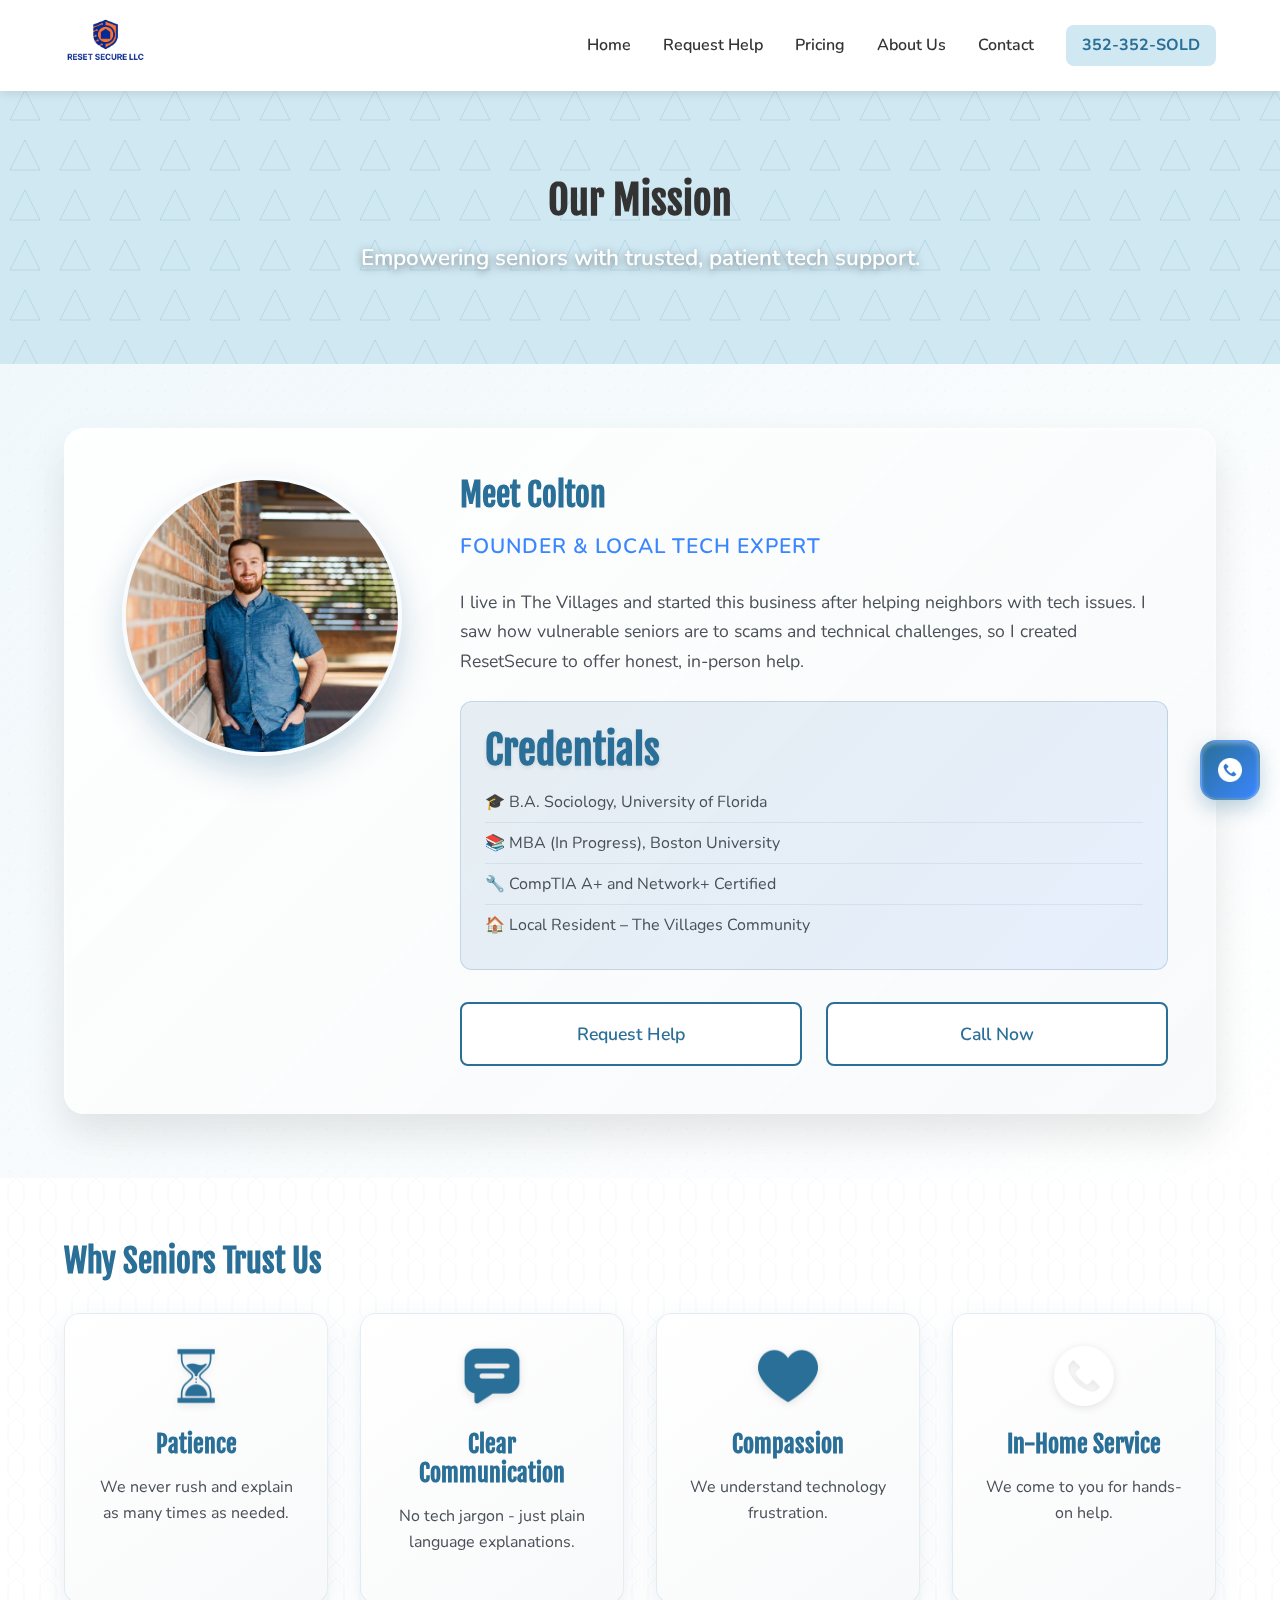
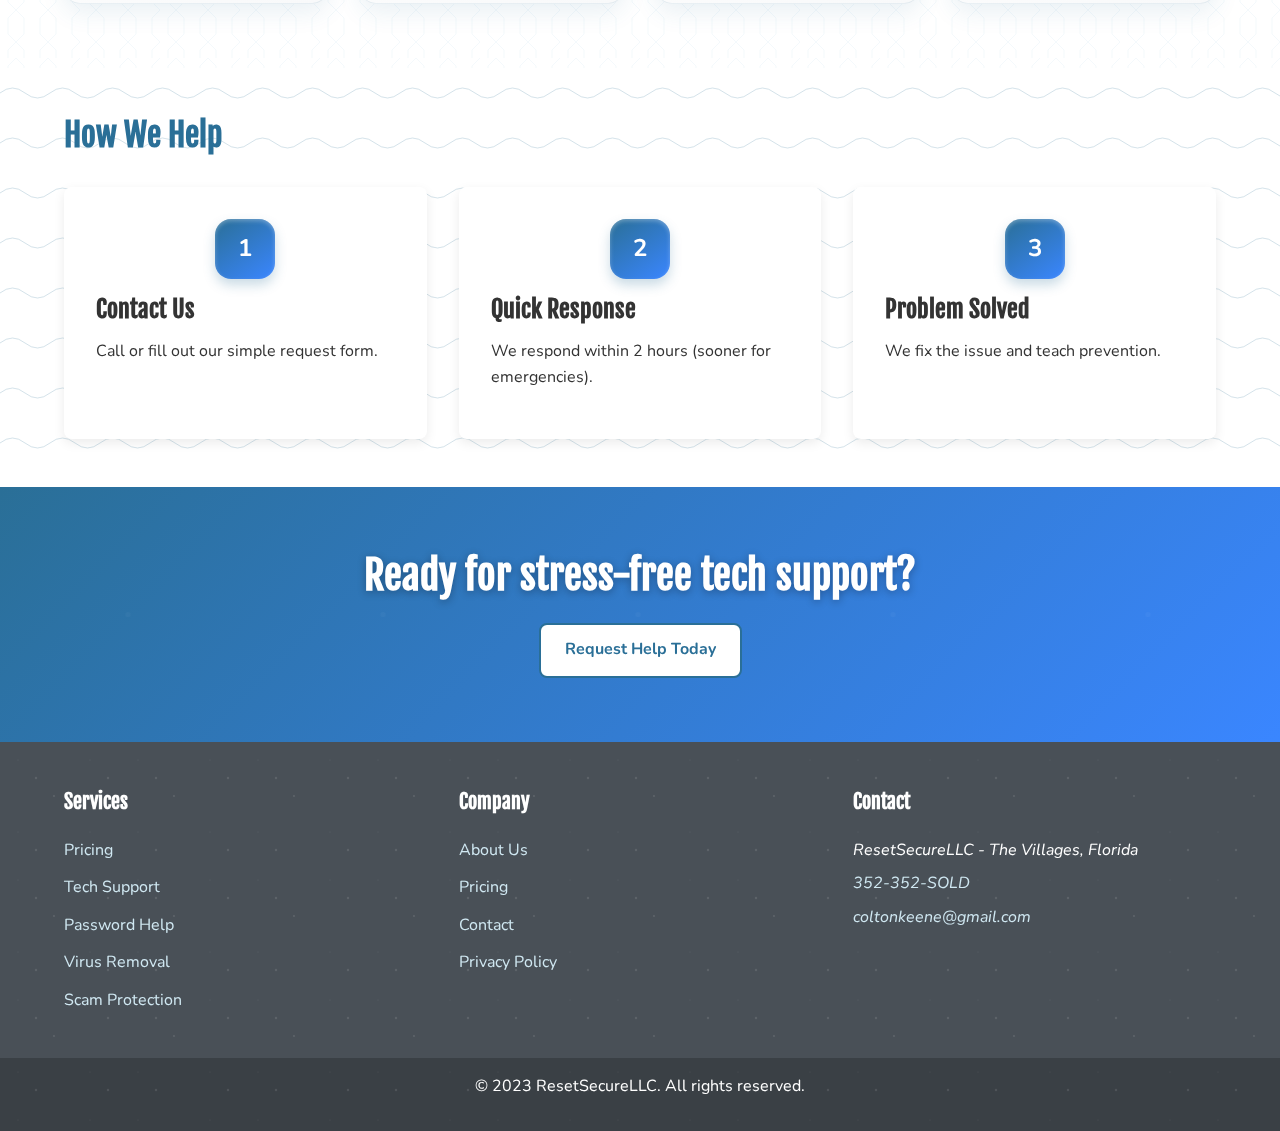
<file: resetSecure/about.html>
<!DOCTYPE html>
<html lang="en">
<head>
    <meta charset="UTF-8">
    <meta name="viewport" content="width=device-width, initial-scale=1.0">
    <title>About Us - ResetSecureLLC | Meet Colton Keene</title>
    
    <!-- SEO Meta Tags -->
    <meta name="description" content="Meet Colton Keene, founder of ResetSecureLLC. Local tech expert serving seniors in The Villages, Florida. B.A. Sociology, MBA in progress, CompTIA certified. Learn about our mission to provide trusted tech support.">
    <meta name="keywords" content="Colton Keene, tech expert, The Villages, Florida, computer help, senior tech support, local business, CompTIA certified">
    <meta name="author" content="Colton Keene - ResetSecureLLC">
    <meta name="robots" content="index, follow">
    
    <!-- Open Graph Meta Tags -->
    <meta property="og:title" content="About Us - ResetSecureLLC | Meet Colton Keene">
    <meta property="og:description" content="Meet Colton Keene, founder of ResetSecureLLC. Local tech expert serving seniors in The Villages, Florida. B.A. Sociology, MBA in progress, CompTIA certified.">
    <meta property="og:type" content="website">
    <meta property="og:url" content="https://resetsecurellc.com/about">
    <meta property="og:image" content="https://resetsecurellc.com/assets/images/colton-keene.jpg">
    <meta property="og:image:width" content="1200">
    <meta property="og:image:height" content="630">
    <meta property="og:site_name" content="ResetSecureLLC">
    
    <!-- Twitter Card Meta Tags -->
    <meta name="twitter:card" content="summary_large_image">
    <meta name="twitter:title" content="About Us - ResetSecureLLC | Meet Colton Keene">
    <meta name="twitter:description" content="Meet Colton Keene, founder of ResetSecureLLC. Local tech expert serving seniors in The Villages, Florida.">
    <meta name="twitter:image" content="https://resetsecurellc.com/assets/images/colton-keene.jpg">
    
    <!-- Favicon -->
    <link rel="icon" type="image/png" sizes="32x32" href="assets/images/logo.png">
    <link rel="icon" type="image/png" sizes="16x16" href="assets/images/logo.png">
    <link rel="apple-touch-icon" href="assets/images/logo.png">
    
    <!-- Canonical URL -->
    <link rel="canonical" href="https://resetsecurellc.com/about">
    
    <link rel="preconnect" href="https://fonts.googleapis.com">
    <link rel="preconnect" href="https://fonts.gstatic.com" crossorigin>
    <link href="https://fonts.googleapis.com/css2?family=Fjalla+One&family=Nunito:wght@400;600;700&display=swap" rel="stylesheet">
    <link rel="stylesheet" href="css/style.css">
</head>
<body>
    <div class="animated-bg">
        <div class="floating-shapes">
            <div class="shape"></div>
            <div class="shape"></div>
            <div class="shape"></div>
            <div class="shape"></div>
            <div class="shape"></div>
        </div>
    </div>
    <header class="header">
        <div class="container">
            <a href="index.html" class="logo">
                <img src="assets/images/logo.png" alt="ResetSecureLLC" width="220">
            </a>
            <nav class="nav">
                <button class="nav-toggle" aria-label="Menu">
                    <span></span>
                    <span></span>
                    <span></span>
                </button>
                <ul class="nav-menu">
                    <li><a href="index.html">Home</a></li>
                    <li><a href="request.html">Request Help</a></li>
                    <li><a href="pricing.html">Pricing</a></li>
                    <li><a href="about.html">About Us</a></li>
                    <li><a href="contact.html">Contact</a></li>
                </ul>
                <a href="tel:+13523523526" class="phone-link">352-352-SOLD</a>
            </nav>
        </div>
    </header>

    <main class="about-page">
        <section class="about-hero">
            <div class="container">
                <h1>Our Mission</h1>
                <p class="subheadline">Empowering seniors with trusted, patient tech support.</p>
            </div>
        </section>

        <section class="founder-section">
            <div class="container">
                <div class="founder-profile">
                    <div class="founder-photo">
                        <div class="founder-photo-container">
                            <img src="./assets/images/colton-keene.jpg" alt="Colton - Founder of ResetSecureLLC" class="founder-photo-img">
                        </div>
                    </div>
                    <div class="founder-info">
                        <h2>Meet Colton</h2>
                        <p class="founder-title">Founder & Local Tech Expert</p>
                        <p class="founder-story">I live in The Villages and started this business after helping neighbors with tech issues. I saw how vulnerable seniors are to scams and technical challenges, so I created ResetSecure to offer honest, in-person help.</p>
                        
                        <div class="credentials">
                            <h3>Credentials</h3>
                            <ul>
                                <li>🎓 B.A. Sociology, University of Florida</li>
                                <li>📚 MBA (In Progress), Boston University</li>
                                <li>🔧 CompTIA A+ and Network+ Certified</li>
                                <li>🏠 Local Resident – The Villages Community</li>
                            </ul>
                        </div>
                        
                        <div class="cta-buttons">
                            <a href="request.html" class="btn btn-secondary">Request Help</a>
                            <a href="tel:+13523523526" class="btn btn-secondary">Call Now</a>
                        </div>
                    </div>
                </div>
            </div>
        </section>

        <section class="values-section">
            <div class="container">
                <h2>Why Seniors Trust Us</h2>
                <div class="values-grid">
                    <div class="value-card">
                        <img src="assets/icons/hourglass.png" alt="Patience icon">
                        <h3>Patience</h3>
                        <p>We never rush and explain as many times as needed.</p>
                    </div>
                    <div class="value-card">
                        <img src="assets/icons/chat.png" alt="Communication icon">
                        <h3>Clear Communication</h3>
                        <p>No tech jargon - just plain language explanations.</p>
                    </div>
                    <div class="value-card">
                        <img src="assets/icons/heart.png" alt="Compassion icon">
                        <h3>Compassion</h3>
                        <p>We understand technology frustration.</p>
                    </div>
                    <div class="value-card">
                        <img src="assets/icons/home.png" alt="Home service icon">
                        <h3>In-Home Service</h3>
                        <p>We come to you for hands-on help.</p>
                    </div>
                </div>
            </div>
        </section>

        <section class="process-section">
            <div class="container">
                <h2>How We Help</h2>
                <div class="process-steps">
                    <div class="process-step">
                        <div class="step-number">1</div>
                        <h3>Contact Us</h3>
                        <p>Call or fill out our simple request form.</p>
                    </div>
                    <div class="process-step">
                        <div class="step-number">2</div>
                        <h3>Quick Response</h3>
                        <p>We respond within 2 hours (sooner for emergencies).</p>
                    </div>
                    <div class="process-step">
                        <div class="step-number">3</div>
                        <h3>Problem Solved</h3>
                        <p>We fix the issue and teach prevention.</p>
                    </div>
                </div>
            </div>
        </section>

        <section class="cta-banner">
            <div class="container">
                <h3>Ready for stress-free tech support?</h3>
                <div class="cta-banner-buttons">
                    <a href="request.html" class="btn btn-secondary">Request Help Today</a>
                </div>
            </div>
        </section>
    </main>

    <footer class="footer">
        <div class="container">
            <div class="footer-links">
                <div class="footer-column">
                    <h4>Services</h4>
                    <ul>
                        <li><a href="pricing.html">Pricing</a></li>
                        <li><a href="#">Tech Support</a></li>
                        <li><a href="#">Password Help</a></li>
                        <li><a href="#">Virus Removal</a></li>
                        <li><a href="#">Scam Protection</a></li>
                    </ul>
                </div>
                <div class="footer-column">
                    <h4>Company</h4>
                    <ul>
                        <li><a href="about.html">About Us</a></li>
                        <li><a href="pricing.html">Pricing</a></li>
                        <li><a href="contact.html">Contact</a></li>
                        <li><a href="#">Privacy Policy</a></li>
                    </ul>
                </div>
                <div class="footer-column">
                    <h4>Contact</h4>
                    <address>
                        <p>ResetSecureLLC - The Villages, Florida</p>
                        <p><a href="tel:+13523523526">352-352-SOLD</a></p>
                        <p><a href="mailto:coltonkeene@gmail.com">coltonkeene@gmail.com</a></p>
                    </address>
                </div>
            </div>
        </div>
        <div class="footer-bottom">
            <div class="container">
                <p>&copy; 2023 ResetSecureLLC. All rights reserved.</p>
            </div>
        </div>
    </footer>

    <a href="tel:+13523523526" class="floating-call-btn" aria-label="Call us">
        <img src="assets/icons/phone.png" alt="Phone icon">
    </a>

    <button class="scroll-to-top" aria-label="Scroll to top"></button>

    <script src="js/script.js"></script>
    
    <!-- Structured Data for SEO -->
    <script type="application/ld+json">
    {
        "@context": "https://schema.org",
        "@type": "AboutPage",
        "name": "About ResetSecureLLC",
        "description": "Meet Colton Keene, founder of ResetSecureLLC. Local tech expert serving seniors in The Villages, Florida.",
        "url": "https://resetsecurellc.com/about",
        "mainEntity": {
            "@type": "Person",
            "name": "Colton Keene",
            "jobTitle": "Founder",
            "worksFor": {
                "@type": "Organization",
                "name": "ResetSecureLLC"
            },
            "description": "B.A. Sociology, University of Florida. MBA (In Progress), Boston University. CompTIA A+ and Network+ Certified.",
            "address": {
                "@type": "PostalAddress",
                "addressLocality": "The Villages",
                "addressRegion": "Florida",
                "addressCountry": "US"
            },
            "knowsAbout": ["Tech Support", "Cybersecurity", "Computer Repair", "Password Recovery", "Scam Protection"],
            "alumniOf": {
                "@type": "CollegeOrUniversity",
                "name": "University of Florida"
            }
        }
    }
    </script>
</body>
</html>
</file>
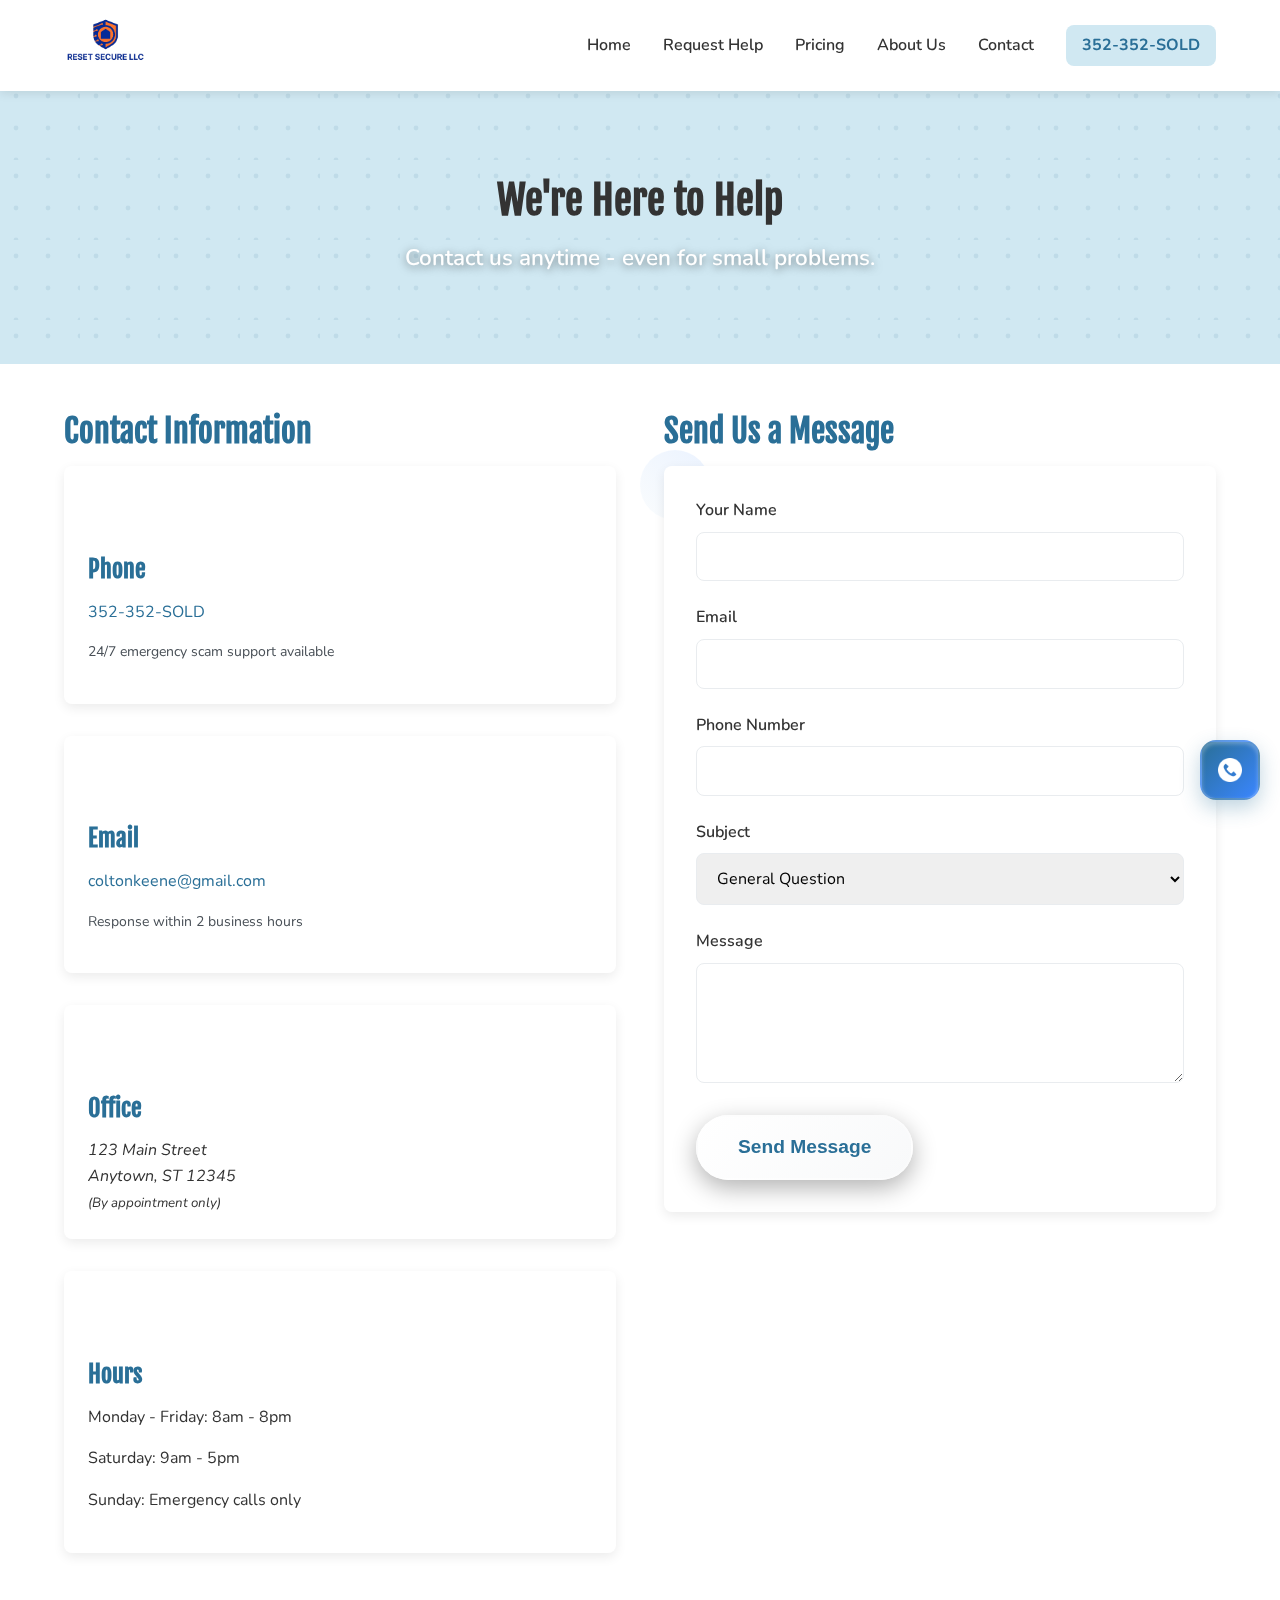
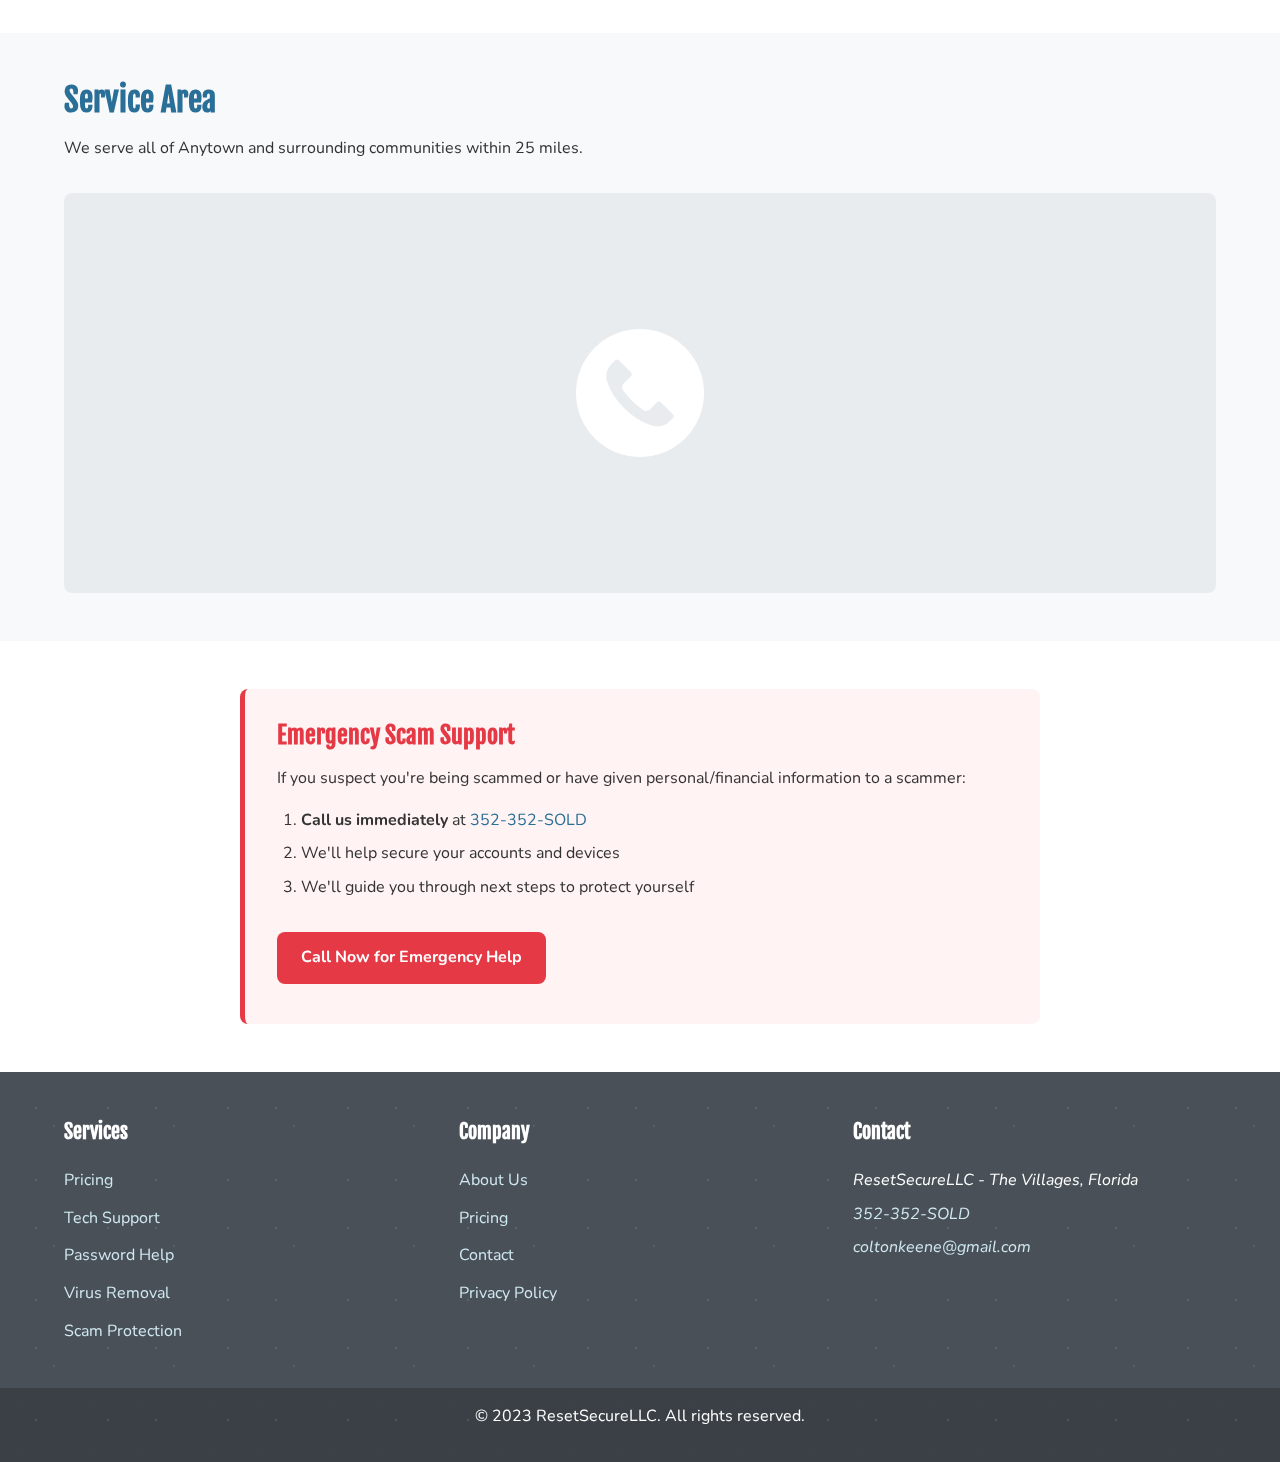
<file: resetSecure/contact.html>
<!DOCTYPE html>
<html lang="en">
<head>
    <meta charset="UTF-8">
    <meta name="viewport" content="width=device-width, initial-scale=1.0">
    <title>Contact Us - ResetSecureLLC | Call 352-352-SOLD</title>
    
    <!-- SEO Meta Tags -->
    <meta name="description" content="Contact ResetSecureLLC for immediate tech support in The Villages, Florida. Call 352-352-SOLD or email coltonkeene@gmail.com. Emergency tech help available 24/7 for seniors.">
    <meta name="keywords" content="contact, tech support, phone number, email, The Villages, Florida, emergency tech help, 352-352-SOLD">
    <meta name="author" content="Colton Keene - ResetSecureLLC">
    <meta name="robots" content="index, follow">
    
    <!-- Open Graph Meta Tags -->
    <meta property="og:title" content="Contact Us - ResetSecureLLC | Call 352-352-SOLD">
    <meta property="og:description" content="Contact ResetSecureLLC for immediate tech support in The Villages, Florida. Call 352-352-SOLD or email coltonkeene@gmail.com. Emergency tech help available.">
    <meta property="og:type" content="website">
    <meta property="og:url" content="https://resetsecurellc.com/contact">
    <meta property="og:image" content="https://resetsecurellc.com/assets/images/logo.png">
    <meta property="og:image:width" content="1200">
    <meta property="og:image:height" content="630">
    <meta property="og:site_name" content="ResetSecureLLC">
    
    <!-- Twitter Card Meta Tags -->
    <meta name="twitter:card" content="summary_large_image">
    <meta name="twitter:title" content="Contact Us - ResetSecureLLC | Call 352-352-SOLD">
    <meta name="twitter:description" content="Contact ResetSecureLLC for immediate tech support in The Villages, Florida. Call 352-352-SOLD.">
    <meta name="twitter:image" content="https://resetsecurellc.com/assets/images/logo.png">
    
    <!-- Favicon -->
    <link rel="icon" type="image/png" sizes="32x32" href="assets/images/logo.png">
    <link rel="icon" type="image/png" sizes="16x16" href="assets/images/logo.png">
    <link rel="apple-touch-icon" href="assets/images/logo.png">
    
    <!-- Canonical URL -->
    <link rel="canonical" href="https://resetsecurellc.com/contact">
    
    <link rel="preconnect" href="https://fonts.googleapis.com">
    <link rel="preconnect" href="https://fonts.gstatic.com" crossorigin>
    <link href="https://fonts.googleapis.com/css2?family=Fjalla+One&family=Nunito:wght@400;600;700&display=swap" rel="stylesheet">
    <link rel="stylesheet" href="css/style.css">
</head>
<body>
    <div class="animated-bg">
        <div class="floating-shapes">
            <div class="shape"></div>
            <div class="shape"></div>
            <div class="shape"></div>
            <div class="shape"></div>
            <div class="shape"></div>
        </div>
    </div>
    <header class="header">
        <div class="container">
            <a href="index.html" class="logo">
                <img src="assets/images/logo.png" alt="ResetSecureLLC" width="220">
            </a>
            <nav class="nav">
                <button class="nav-toggle" aria-label="Menu">
                    <span></span>
                    <span></span>
                    <span></span>
                </button>
                <ul class="nav-menu">
                    <li><a href="index.html">Home</a></li>
                    <li><a href="request.html">Request Help</a></li>
                    <li><a href="pricing.html">Pricing</a></li>
                    <li><a href="about.html">About Us</a></li>
                    <li><a href="contact.html">Contact</a></li>
                </ul>
                <a href="tel:+13523523526" class="phone-link">352-352-SOLD</a>
            </nav>
        </div>
    </header>

    <main class="contact-page">
        <section class="contact-hero">
            <div class="container">
                <h1>We're Here to Help</h1>
                <p class="subheadline">Contact us anytime - even for small problems.</p>
            </div>
        </section>

        <section class="contact-section">
            <div class="container">
                <div class="contact-info">
                    <h2>Contact Information</h2>
                    <div class="contact-method">
                        <img src="assets/icons/phone.png" alt="Phone icon">
                        <h3>Phone</h3>
                        <p><a href="tel:+13523523526">352-352-SOLD</a></p>
                        <p class="note">24/7 emergency scam support available</p>
                    </div>
                    <div class="contact-method">
                        <img src="assets/icons/envelope.png" alt="Envelope icon">
                        <h3>Email</h3>
                        <p><a href="mailto:coltonkeene@gmail.com">coltonkeene@gmail.com</a></p>
                        <p class="note">Response within 2 business hours</p>
                    </div>
                    <div class="contact-method">
                        <img src="assets/icons/map-pin.png" alt="Map pin icon">
                        <h3>Office</h3>
                        <address>
                            123 Main Street<br>
                            Anytown, ST 12345<br>
                            <small>(By appointment only)</small>
                        </address>
                    </div>
                    <div class="contact-method">
                        <img src="assets/icons/clock.png" alt="Clock icon">
                        <h3>Hours</h3>
                        <p>Monday - Friday: 8am - 8pm</p>
                        <p>Saturday: 9am - 5pm</p>
                        <p>Sunday: Emergency calls only</p>
                    </div>
                </div>

                <div class="contact-form-container">
                    <h2>Send Us a Message</h2>
                    <form class="contact-form">
                        <div class="form-group">
                            <label for="contact-name">Your Name</label>
                            <input type="text" id="contact-name" name="contact-name" required>
                        </div>
                        <div class="form-group">
                            <label for="contact-email">Email</label>
                            <input type="email" id="contact-email" name="contact-email" required>
                        </div>
                        <div class="form-group">
                            <label for="contact-phone">Phone Number</label>
                            <input type="tel" id="contact-phone" name="contact-phone">
                        </div>
                        <div class="form-group">
                            <label for="contact-subject">Subject</label>
                            <select id="contact-subject" name="contact-subject">
                                <option value="general">General Question</option>
                                <option value="support">Tech Support</option>
                                <option value="scam">Possible Scam</option>
                                <option value="billing">Billing Question</option>
                                <option value="other">Other</option>
                            </select>
                        </div>
                        <div class="form-group">
                            <label for="contact-message">Message</label>
                            <textarea id="contact-message" name="contact-message" required></textarea>
                        </div>
                        <button type="submit" class="btn btn-primary">Send Message</button>
                    </form>
                </div>
            </div>
        </section>

        <section class="map-section">
            <div class="container">
                <h2>Service Area</h2>
                <p>We serve all of Anytown and surrounding communities within 25 miles.</p>
                <div class="map-container">
                    <!-- Simple placeholder for map - would be replaced with actual map embed -->
                    <div class="map-placeholder">
                        <img src="assets/images/map-placeholder.png" alt="Map of service area">
                    </div>
                </div>
            </div>
        </section>

        <section class="emergency-section">
            <div class="container">
                <div class="emergency-card">
                    <h3>Emergency Scam Support</h3>
                    <p>If you suspect you're being scammed or have given personal/financial information to a scammer:</p>
                    <ol>
                        <li><strong>Call us immediately</strong> at <a href="tel:+13523523526">352-352-SOLD</a></li>
                        <li>We'll help secure your accounts and devices</li>
                        <li>We'll guide you through next steps to protect yourself</li>
                    </ol>
                    <a href="tel:+13523523526" class="btn btn-emergency">Call Now for Emergency Help</a>
                </div>
            </div>
        </section>
    </main>

    <footer class="footer">
        <div class="container">
            <div class="footer-links">
                <div class="footer-column">
                    <h4>Services</h4>
                    <ul>
                        <li><a href="pricing.html">Pricing</a></li>
                        <li><a href="#">Tech Support</a></li>
                        <li><a href="#">Password Help</a></li>
                        <li><a href="#">Virus Removal</a></li>
                        <li><a href="#">Scam Protection</a></li>
                    </ul>
                </div>
                <div class="footer-column">
                    <h4>Company</h4>
                    <ul>
                        <li><a href="about.html">About Us</a></li>
                        <li><a href="pricing.html">Pricing</a></li>
                        <li><a href="contact.html">Contact</a></li>
                        <li><a href="#">Privacy Policy</a></li>
                    </ul>
                </div>
                <div class="footer-column">
                    <h4>Contact</h4>
                    <address>
                        <p>ResetSecureLLC - The Villages, Florida</p>
                        <p><a href="tel:+13523523526">352-352-SOLD</a></p>
                        <p><a href="mailto:coltonkeene@gmail.com">coltonkeene@gmail.com</a></p>
                    </address>
                </div>
            </div>
        </div>
        <div class="footer-bottom">
            <div class="container">
                <p>&copy; 2023 ResetSecureLLC. All rights reserved.</p>
            </div>
        </div>
    </footer>

    <a href="tel:+13523523526" class="floating-call-btn" aria-label="Call us">
        <img src="assets/icons/phone.png" alt="Phone icon">
    </a>

    <script src="js/script.js"></script>
    
    <!-- Structured Data for SEO -->
    <script type="application/ld+json">
    {
        "@context": "https://schema.org",
        "@type": "ContactPage",
        "name": "Contact ResetSecureLLC",
        "description": "Contact ResetSecureLLC for immediate tech support in The Villages, Florida.",
        "url": "https://resetsecurellc.com/contact",
        "mainEntity": {
            "@type": "Organization",
            "name": "ResetSecureLLC",
            "telephone": "+13523523526",
            "email": "coltonkeene@gmail.com",
            "address": {
                "@type": "PostalAddress",
                "addressLocality": "The Villages",
                "addressRegion": "Florida",
                "addressCountry": "US"
            },
            "openingHours": "Mo-Su 08:00-20:00",
            "contactPoint": {
                "@type": "ContactPoint",
                "telephone": "+13523523526",
                "contactType": "customer service",
                "availableLanguage": "English",
                "areaServed": {
                    "@type": "City",
                    "name": "The Villages"
                }
            }
        }
    }
    </script>
</body>
</html>
</file>
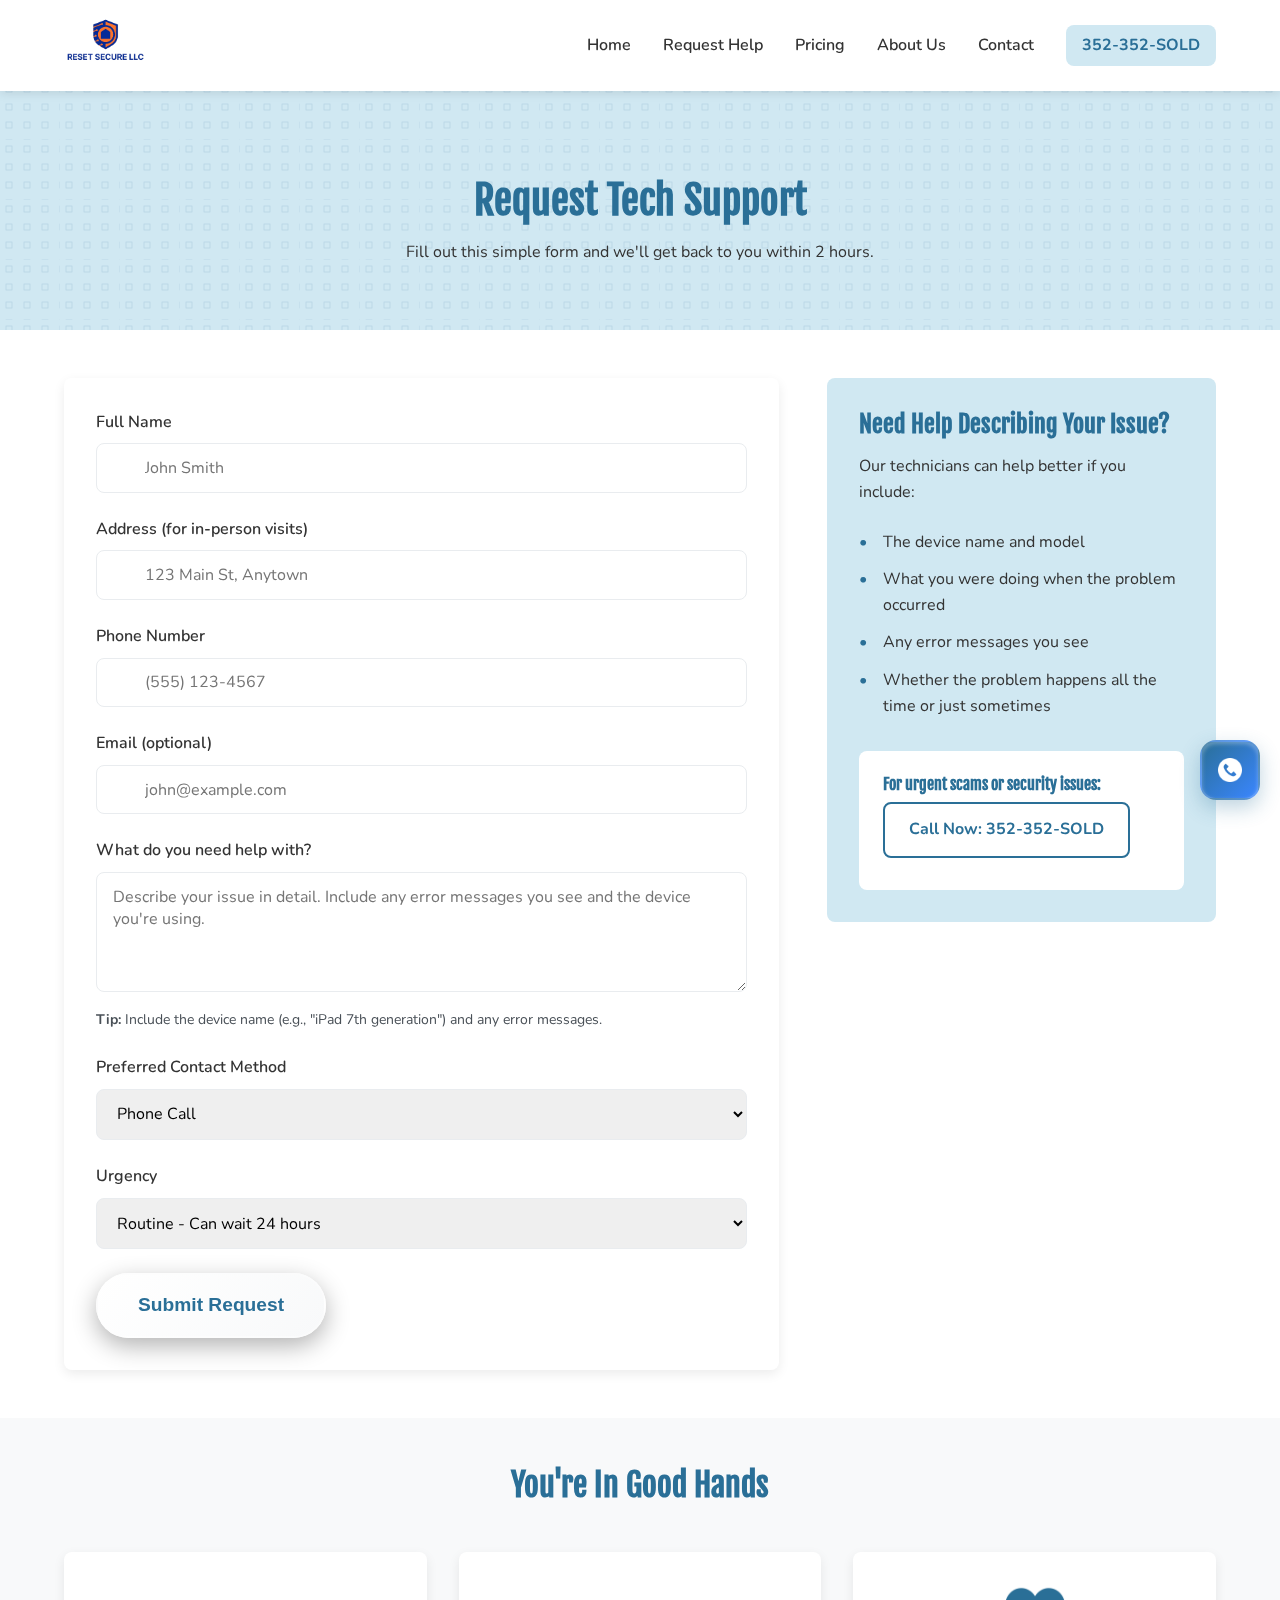
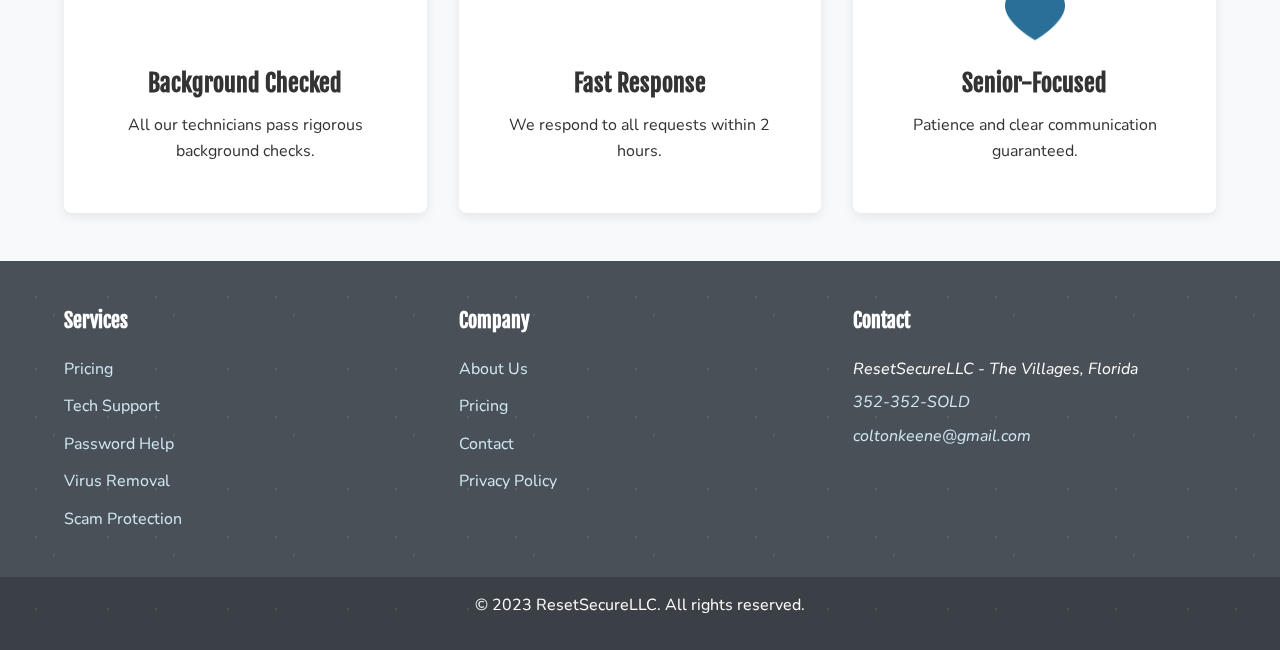
<file: resetSecure/request.html>
<!DOCTYPE html>
<html lang="en">
<head>
    <meta charset="UTF-8">
    <meta name="viewport" content="width=device-width, initial-scale=1.0">
    <title>Request Tech Help - ResetSecureLLC | Get Immediate Support</title>
    
    <!-- SEO Meta Tags -->
    <meta name="description" content="Request immediate tech support from ResetSecureLLC in The Villages, Florida. Fill out our form for computer help, password recovery, virus removal, or scam protection. Call 352-352-SOLD for urgent assistance.">
    <meta name="keywords" content="request tech help, computer support form, password recovery, virus removal, scam protection, The Villages, Florida, tech support request">
    <meta name="author" content="Colton Keene - ResetSecureLLC">
    <meta name="robots" content="index, follow">
    
    <!-- Open Graph Meta Tags -->
    <meta property="og:title" content="Request Tech Help - ResetSecureLLC | Get Immediate Support">
    <meta property="og:description" content="Request immediate tech support from ResetSecureLLC in The Villages, Florida. Fill out our form for computer help, password recovery, virus removal, or scam protection.">
    <meta property="og:type" content="website">
    <meta property="og:url" content="https://resetsecurellc.com/request">
    <meta property="og:image" content="https://resetsecurellc.com/assets/images/logo.png">
    <meta property="og:image:width" content="1200">
    <meta property="og:image:height" content="630">
    <meta property="og:site_name" content="ResetSecureLLC">
    
    <!-- Twitter Card Meta Tags -->
    <meta name="twitter:card" content="summary_large_image">
    <meta name="twitter:title" content="Request Tech Help - ResetSecureLLC | Get Immediate Support">
    <meta name="twitter:description" content="Request immediate tech support from ResetSecureLLC in The Villages, Florida. Fill out our form for computer help, password recovery, virus removal, or scam protection.">
    <meta name="twitter:image" content="https://resetsecurellc.com/assets/images/logo.png">
    
    <!-- Favicon -->
    <link rel="icon" type="image/png" sizes="32x32" href="assets/images/logo.png">
    <link rel="icon" type="image/png" sizes="16x16" href="assets/images/logo.png">
    <link rel="apple-touch-icon" href="assets/images/logo.png">
    
    <!-- Canonical URL -->
    <link rel="canonical" href="https://resetsecurellc.com/request">
    
    <link rel="preconnect" href="https://fonts.googleapis.com">
    <link rel="preconnect" href="https://fonts.gstatic.com" crossorigin>
    <link href="https://fonts.googleapis.com/css2?family=Fjalla+One&family=Nunito:wght@400;600;700&display=swap" rel="stylesheet">
    <link rel="stylesheet" href="css/style.css">
</head>
<body>
    <div class="animated-bg">
        <div class="floating-shapes">
            <div class="shape"></div>
            <div class="shape"></div>
            <div class="shape"></div>
            <div class="shape"></div>
            <div class="shape"></div>
        </div>
    </div>
    <header class="header">
        <div class="container">
            <a href="index.html" class="logo">
                <img src="assets/images/logo.png" alt="ResetSecureLLC" width="220">
            </a>
            <nav class="nav">
                <button class="nav-toggle" aria-label="Menu">
                    <span></span>
                    <span></span>
                    <span></span>
                </button>
                <ul class="nav-menu">
                    <li><a href="index.html">Home</a></li>
                    <li><a href="request.html">Request Help</a></li>
                    <li><a href="pricing.html">Pricing</a></li>
                    <li><a href="about.html">About Us</a></li>
                    <li><a href="contact.html">Contact</a></li>
                </ul>
                <a href="tel:+13523523526" class="phone-link">352-352-SOLD</a>
            </nav>
        </div>
    </header>

    <main class="request-page">
        <section class="request-hero">
            <div class="container">
                <h1>Request Tech Support</h1>
                <p>Fill out this simple form and we'll get back to you within 2 hours.</p>
            </div>
        </section>

        <section class="request-form-section">
            <div class="container">
                <form id="help-request-form" class="help-request-form">
                    <div class="form-group">
                        <label for="full-name">Full Name</label>
                        <div class="input-with-icon">
                            <img src="assets/icons/user-circle.png" alt="User icon">
                            <input type="text" id="full-name" name="full-name" required placeholder="John Smith">
                        </div>
                    </div>

                    <div class="form-group">
                        <label for="address">Address (for in-person visits)</label>
                        <div class="input-with-icon">
                            <img src="assets/icons/map-pin.png" alt="Map pin icon">
                            <input type="text" id="address" name="address" placeholder="123 Main St, Anytown">
                        </div>
                    </div>

                    <div class="form-group">
                        <label for="phone">Phone Number</label>
                        <div class="input-with-icon">
                            <img src="assets/icons/phone.png" alt="Phone icon">
                            <input type="tel" id="phone" name="phone" required placeholder="(555) 123-4567">
                        </div>
                    </div>

                    <div class="form-group">
                        <label for="email">Email (optional)</label>
                        <div class="input-with-icon">
                            <img src="assets/icons/envelope.png" alt="Envelope icon">
                            <input type="email" id="email" name="email" placeholder="john@example.com">
                        </div>
                    </div>

                    <div class="form-group">
                        <label for="issue">What do you need help with?</label>
                        <textarea id="issue" name="issue" required placeholder="Describe your issue in detail. Include any error messages you see and the device you're using."></textarea>
                        <div class="form-tip">
                            <strong>Tip:</strong> Include the device name (e.g., "iPad 7th generation") and any error messages.
                        </div>
                        <div id="suggestions" class="form-suggestions">
                            <!-- JS will populate common issues here -->
                        </div>
                    </div>

                    <div class="form-group">
                        <label for="preferred-contact">Preferred Contact Method</label>
                        <select id="preferred-contact" name="preferred-contact">
                            <option value="phone">Phone Call</option>
                            <option value="email">Email</option>
                            <option value="in-person">In-Person Visit</option>
                        </select>
                    </div>

                    <div class="form-group">
                        <label for="urgency">Urgency</label>
                        <select id="urgency" name="urgency">
                            <option value="routine">Routine - Can wait 24 hours</option>
                            <option value="urgent">Urgent - Need help today</option>
                            <option value="emergency">Emergency - Scam or security issue</option>
                        </select>
                    </div>

                    <button type="submit" class="btn btn-primary">Submit Request</button>
                </form>

                <div class="form-sidebar">
                    <h3>Need Help Describing Your Issue?</h3>
                    <p>Our technicians can help better if you include:</p>
                    <ul>
                        <li>The device name and model</li>
                        <li>What you were doing when the problem occurred</li>
                        <li>Any error messages you see</li>
                        <li>Whether the problem happens all the time or just sometimes</li>
                    </ul>
                    <div class="callout-box">
                        <h4>For urgent scams or security issues:</h4>
                        <a href="tel:+13523523526" class="btn btn-secondary">Call Now: 352-352-SOLD</a>
                    </div>
                </div>
            </div>
        </section>

        <section class="assurance-section">
            <div class="container">
                <h2>You're In Good Hands</h2>
                <div class="assurance-grid">
                    <div class="assurance-card">
                        <img src="assets/icons/shield-check.png" alt="Shield icon">
                        <h3>Background Checked</h3>
                        <p>All our technicians pass rigorous background checks.</p>
                    </div>
                    <div class="assurance-card">
                        <img src="assets/icons/clock.png" alt="Clock icon">
                        <h3>Fast Response</h3>
                        <p>We respond to all requests within 2 hours.</p>
                    </div>
                    <div class="assurance-card">
                        <img src="assets/icons/heart.png" alt="Heart icon">
                        <h3>Senior-Focused</h3>
                        <p>Patience and clear communication guaranteed.</p>
                    </div>
                </div>
            </div>
        </section>
    </main>

    <footer class="footer">
        <div class="container">
            <div class="footer-links">
                <div class="footer-column">
                    <h4>Services</h4>
                    <ul>
                        <li><a href="pricing.html">Pricing</a></li>
                        <li><a href="#">Tech Support</a></li>
                        <li><a href="#">Password Help</a></li>
                        <li><a href="#">Virus Removal</a></li>
                        <li><a href="#">Scam Protection</a></li>
                    </ul>
                </div>
                <div class="footer-column">
                    <h4>Company</h4>
                    <ul>
                        <li><a href="about.html">About Us</a></li>
                        <li><a href="pricing.html">Pricing</a></li>
                        <li><a href="contact.html">Contact</a></li>
                        <li><a href="#">Privacy Policy</a></li>
                    </ul>
                </div>
                <div class="footer-column">
                    <h4>Contact</h4>
                    <address>
                        <p>ResetSecureLLC - The Villages, Florida</p>
                        <p><a href="tel:+13523523526">352-352-SOLD</a></p>
                        <p><a href="mailto:coltonkeene@gmail.com">coltonkeene@gmail.com</a></p>
                    </address>
                </div>
            </div>
        </div>
        <div class="footer-bottom">
            <div class="container">
                <p>&copy; 2023 ResetSecureLLC. All rights reserved.</p>
            </div>
        </div>
    </footer>

    <a href="tel:+13523523526" class="floating-call-btn" aria-label="Call us">
        <img src="assets/icons/phone.png" alt="Phone icon">
    </a>

    <script src="js/script.js"></script>
    
    <!-- Structured Data for SEO -->
    <script type="application/ld+json">
    {
        "@context": "https://schema.org",
        "@type": "WebPage",
        "name": "Request Tech Help",
        "description": "Request immediate tech support from ResetSecureLLC in The Villages, Florida.",
        "url": "https://resetsecurellc.com/request",
        "mainEntity": {
            "@type": "Service",
            "name": "Tech Support Request Form",
            "description": "Request immediate tech support for computers, phones, passwords, and scam protection",
            "provider": {
                "@type": "Organization",
                "name": "ResetSecureLLC"
            },
            "areaServed": {
                "@type": "City",
                "name": "The Villages"
            },
            "serviceType": ["Computer Repair", "Tech Support", "Password Recovery", "Virus Removal", "Scam Protection"],
            "availableChannel": {
                "@type": "ServiceChannel",
                "serviceUrl": "https://resetsecurellc.com/request",
                "servicePhone": "+13523523526"
            }
        }
    }
    </script>
</body>
</html>
</file>
<file: resetSecure/css/style.css>
/* Base Styles */
:root {
    --primary-color: #d0e8f2;
    --secondary-color: #2a6f97;
    --accent-color: #3a86ff;
    --text-color: #333;
    --light-gray: #f8f9fa;
    --medium-gray: #e9ecef;
    --dark-gray: #495057;
    --white: #ffffff;
    --shadow: 0 4px 12px rgba(0, 0, 0, 0.08);
    --border-radius: 8px;
    --transition: all 0.3s ease;
}

/* Background Animations */
@keyframes gradientShift {
    0% { background-position: 0% 50%; }
    50% { background-position: 100% 50%; }
    100% { background-position: 0% 50%; }
}

@keyframes float {
    0%, 100% { transform: translateY(0px); }
    50% { transform: translateY(-20px); }
}

@keyframes pulse {
    0%, 100% { transform: scale(1); opacity: 0.8; }
    50% { transform: scale(1.05); opacity: 1; }
}

@keyframes rotate {
    from { transform: rotate(0deg); }
    to { transform: rotate(360deg); }
}

@keyframes slideInFromLeft {
    0% { transform: translateX(-100%); opacity: 0; }
    100% { transform: translateX(0); opacity: 1; }
}

@keyframes slideInFromRight {
    0% { transform: translateX(100%); opacity: 0; }
    100% { transform: translateX(0); opacity: 1; }
}

@keyframes fadeInUp {
    0% { transform: translateY(30px); opacity: 0; }
    100% { transform: translateY(0); opacity: 1; }
}

@keyframes shimmer {
    0% { background-position: -200% 0; }
    100% { background-position: 200% 0; }
}

/* Animated Background Elements */
.animated-bg {
    position: fixed;
    top: 0;
    left: 0;
    width: 100%;
    height: 100%;
    pointer-events: none;
    z-index: -1;
    overflow: hidden;
}

.floating-shapes {
    position: absolute;
    width: 100%;
    height: 100%;
}

.shape {
    position: absolute;
    border-radius: 50%;
    background: linear-gradient(45deg, var(--primary-color), var(--accent-color));
    opacity: 0.1;
    animation: float 6s ease-in-out infinite;
}

.shape:nth-child(1) {
    width: 80px;
    height: 80px;
    top: 10%;
    left: 10%;
    animation-delay: 0s;
}

.shape:nth-child(2) {
    width: 120px;
    height: 120px;
    top: 20%;
    right: 15%;
    animation-delay: 2s;
}

.shape:nth-child(3) {
    width: 60px;
    height: 60px;
    bottom: 30%;
    left: 20%;
    animation-delay: 4s;
}

.shape:nth-child(4) {
    width: 100px;
    height: 100px;
    bottom: 20%;
    right: 10%;
    animation-delay: 1s;
}

.shape:nth-child(5) {
    width: 70px;
    height: 70px;
    top: 50%;
    left: 50%;
    animation-delay: 3s;
}

* {
    margin: 0;
    padding: 0;
    box-sizing: border-box;
}

body {
    font-family: 'Nunito', sans-serif;
    color: var(--text-color);
    line-height: 1.6;
    background-color: var(--white);
    overflow-x: hidden;
}

h1, h2, h3, h4 {
    font-family: 'Fjalla One', sans-serif;
    line-height: 1.2;
    margin-bottom: 1rem;
}

h1 {
    font-size: 2.5rem;
}

h2 {
    font-size: 2rem;
    color: var(--secondary-color);
}

h3 {
    font-size: 1.5rem;
}

p {
    margin-bottom: 1rem;
}

a {
    text-decoration: none;
    color: var(--secondary-color);
    transition: var(--transition);
}

a:hover {
    color: var(--accent-color);
}

img {
    max-width: 100%;
    height: auto;
}

.container {
    width: 100%;
    max-width: 1200px;
    margin: 0 auto;
    padding: 0 1.5rem;
}

.btn {
    display: inline-block;
    padding: 0.8rem 1.5rem;
    border-radius: var(--border-radius);
    font-weight: 700;
    text-align: center;
    transition: var(--transition);
    border: none;
    cursor: pointer;
    font-size: 1rem;
    position: relative;
    overflow: hidden;
}

.btn::before {
    content: '';
    position: absolute;
    top: 0;
    left: -100%;
    width: 100%;
    height: 100%;
    background: linear-gradient(90deg, 
        transparent, 
        rgba(255, 255, 255, 0.3), 
        transparent);
    transition: left 0.5s;
}

.btn:hover::before {
    left: 100%;
}

.btn-primary {
    background: linear-gradient(135deg, #ffffff, #f8f9fa);
    color: var(--secondary-color);
    padding: 1.2rem 2.5rem;
    font-size: 1.2rem;
    border-radius: 50px;
    box-shadow: 0 8px 25px rgba(0, 0, 0, 0.3);
    transition: all 0.3s ease;
    animation: fadeInUp 1s ease-out 0.6s both;
    font-weight: 700;
    border: 2px solid rgba(255, 255, 255, 0.3);
}

.btn-primary:hover {
    background: linear-gradient(135deg, #f8f9fa, #ffffff);
    transform: translateY(-3px);
    box-shadow: 0 12px 35px rgba(0, 0, 0, 0.4);
    border-color: rgba(255, 255, 255, 0.5);
}

.btn-secondary {
    background-color: var(--white);
    color: var(--secondary-color);
    border: 2px solid var(--secondary-color);
}

.btn-secondary:hover {
    background-color: var(--secondary-color);
    color: var(--white);
    transform: translateY(-2px);
    box-shadow: var(--shadow);
}

.btn-emergency {
    background-color: #e63946;
    color: var(--white);
    margin-top: 1rem;
}

.btn-emergency:hover {
    background-color: #c1121f;
    transform: translateY(-2px);
    box-shadow: var(--shadow);
}

/* Header Styles */
.header {
    background-color: var(--white);
    box-shadow: 0 2px 10px rgba(0, 0, 0, 0.1);
    position: fixed;
    width: 100%;
    top: 0;
    z-index: 1000;
    padding: 1rem 0;
}

.header .container {
    display: flex;
    justify-content: space-between;
    align-items: center;
}

.logo img {
    height: 50px;
    width: auto;
}

.nav {
    display: flex;
    align-items: center;
}

.nav-menu {
    display: flex;
    list-style: none;
}

.nav-menu li {
    margin-left: 2rem;
}

.nav-menu a {
    font-weight: 600;
    color: var(--text-color);
}

.nav-menu a:hover {
    color: var(--secondary-color);
}

.phone-link {
    margin-left: 2rem;
    font-weight: 700;
    color: var(--secondary-color);
    background-color: var(--primary-color);
    padding: 0.5rem 1rem;
    border-radius: var(--border-radius);
}

.phone-link:hover {
    color: var(--white);
    background-color: var(--secondary-color);
}

.nav-toggle {
    display: none;
    background: none;
    border: none;
    cursor: pointer;
    padding: 0.5rem;
}

.nav-toggle span {
    display: block;
    width: 25px;
    height: 3px;
    background-color: var(--secondary-color);
    margin: 5px 0;
    transition: var(--transition);
}

/* Hero Section */
.hero {
    padding: 8rem 0 4rem;
    margin-top: 80px; /* Account for fixed header */
    position: relative;
    overflow: hidden;
    min-height: 100vh;
    display: flex;
    align-items: center;
}

.hero-video-background {
    position: absolute;
    top: 0;
    left: 0;
    width: 100%;
    height: 100%;
    z-index: 1;
}

.hero-video-background video {
    width: 100%;
    height: 100%;
    object-fit: cover;
    object-position: center;
}

/* Fallback background if video fails to load */
.hero-video-background::before {
    content: '';
    position: absolute;
    top: 0;
    left: 0;
    width: 100%;
    height: 100%;
    background: linear-gradient(rgba(208, 232, 242, 0.3), rgba(208, 232, 242, 0.3)), url('../assets/images/hero-illustration.jpg');
    background-size: cover;
    background-position: center;
    background-repeat: no-repeat;
    z-index: -1;
}

/* Pricing hero video background */
.pricing-hero .hero-video-background::before {
    background: linear-gradient(rgba(208, 232, 242, 0.3), rgba(208, 232, 242, 0.3)), url('../assets/images/hero-illustration.jpg');
}

.hero::before {
    content: '';
    position: absolute;
    top: 0;
    left: 0;
    right: 0;
    bottom: 0;
    background: linear-gradient(45deg, 
        rgba(42, 111, 151, 0.4) 0%, 
        rgba(58, 134, 255, 0.4) 25%, 
        rgba(208, 232, 242, 0.4) 50%, 
        rgba(42, 111, 151, 0.4) 75%, 
        rgba(58, 134, 255, 0.4) 100%);
    background-size: 400% 400%;
    animation: gradientShift 8s ease infinite;
    z-index: 2;
}

.hero .container {
    position: relative;
    z-index: 3;
}

.hero .container {
    display: flex;
    align-items: center;
    justify-content: flex-start;
}

.hero-content {
    flex: 1;
    max-width: 600px;
    background: transparent;
    padding: 3rem;
    border-radius: 16px;
    box-shadow: none;
    border: none;
    animation: fadeInUp 1s ease-out;
}

.hero-pricing-link {
    margin-top: 1.5rem;
    animation: fadeInUp 1s ease-out 0.6s both;
}

.pricing-link {
    display: inline-flex;
    align-items: center;
    gap: 0.5rem;
    color: #ffffff;
    text-decoration: none;
    font-size: 1rem;
    font-weight: 500;
    transition: all 0.3s ease;
    padding: 0.5rem 0;
    border-bottom: 1px solid transparent;
}

.pricing-link:hover {
    color: #ffffff;
    border-bottom-color: #ffffff;
    transform: translateX(5px);
}

.pricing-link .arrow-icon {
    transition: transform 0.3s ease;
}

.pricing-link:hover .arrow-icon {
    transform: translateX(3px);
}

@keyframes fadeInUp {
    from {
        opacity: 0;
        transform: translateY(30px);
    }
    to {
        opacity: 1;
        transform: translateY(0);
    }
}

.hero h1 {
    font-size: 4rem;
    margin-bottom: 1.5rem;
    color: #ffffff;
    text-shadow: 0 4px 12px rgba(0, 0, 0, 0.6);
    line-height: 1.1;
    animation: fadeInUp 1s ease-out 0.2s both;
}

.subheadline {
    font-size: 1.4rem;
    margin-bottom: 2.5rem;
    color: #ffffff;
    line-height: 1.6;
    font-weight: 600;
    text-shadow: 0 2px 8px rgba(0, 0, 0, 0.5);
    animation: fadeInUp 1s ease-out 0.4s both;
}

/* Services Section */
.services {
    padding: 4rem 0;
    position: relative;
    overflow: hidden;
}

.services::before {
    content: '';
    position: absolute;
    top: 0;
    left: 0;
    right: 0;
    bottom: 0;
    background: 
        radial-gradient(circle at 20% 30%, rgba(42, 111, 151, 0.05) 0%, transparent 50%),
        radial-gradient(circle at 80% 70%, rgba(58, 134, 255, 0.05) 0%, transparent 50%),
        url('data:image/svg+xml,<svg xmlns="http://www.w3.org/2000/svg" viewBox="0 0 100 100"><defs><pattern id="grid" width="20" height="20" patternUnits="userSpaceOnUse"><path d="M 20 0 L 0 0 0 20" fill="none" stroke="%23d0e8f2" stroke-width="0.5" opacity="0.3"/></pattern></defs><rect width="100" height="100" fill="url(%23grid)"/></svg>');
    background-size: 100% 100%, 100% 100%, 50px 50px;
    animation: float 15s ease-in-out infinite;
    pointer-events: none;
    z-index: 1;
}

.services .container {
    position: relative;
    z-index: 2;
}

.services h2 {
    text-align: center;
    margin-bottom: 3rem;
}

.services-grid {
    display: grid;
    grid-template-columns: repeat(auto-fit, minmax(250px, 1fr));
    gap: 2rem;
}

.service-card {
    background-color: var(--white);
    border-radius: var(--border-radius);
    padding: 2rem;
    text-align: center;
    box-shadow: var(--shadow);
    transition: var(--transition);
    position: relative;
    overflow: hidden;
}

.service-card::before {
    content: '';
    position: absolute;
    top: 0;
    left: -100%;
    width: 100%;
    height: 100%;
    background: linear-gradient(90deg, 
        transparent, 
        rgba(255, 255, 255, 0.4), 
        transparent);
    transition: left 0.5s;
}

.service-card:hover::before {
    left: 100%;
}

.service-card:hover {
    transform: translateY(-5px);
    box-shadow: 0 8px 20px rgba(0, 0, 0, 0.1);
}

/* 3D Icon Styles */
.service-icon {
    width: 80px;
    height: 80px;
    margin: 0 auto 1.5rem;
    display: flex;
    align-items: center;
    justify-content: center;
    background: linear-gradient(145deg, #e6f3ff, #d0e8f2);
    border-radius: 20px;
    box-shadow: 
        0 4px 8px rgba(0, 0, 0, 0.1),
        0 2px 4px rgba(255, 255, 255, 0.8) inset;
    transition: all 0.4s cubic-bezier(0.175, 0.885, 0.32, 1.275);
    position: relative;
    animation: float 4s ease-in-out infinite;
}

.service-icon:nth-child(1) { animation-delay: 0s; }
.service-icon:nth-child(2) { animation-delay: 1s; }
.service-icon:nth-child(3) { animation-delay: 2s; }
.service-icon:nth-child(4) { animation-delay: 3s; }

.service-card:hover .service-icon {
    transform: translateY(-8px) scale(1.05);
    box-shadow: 
        0 12px 24px rgba(42, 111, 151, 0.2),
        0 4px 8px rgba(255, 255, 255, 0.9) inset;
}

.service-icon img {
    width: 40px;
    height: 40px;
    filter: drop-shadow(0 1px 2px rgba(0, 0, 0, 0.1));
    transition: all 0.3s ease;
}

.service-card:hover .service-icon img {
    transform: scale(1.15);
    filter: drop-shadow(0 2px 4px rgba(0, 0, 0, 0.2));
}

.service-card h3 {
    margin-bottom: 1rem;
    color: var(--secondary-color);
}

.service-card .btn {
    margin-top: 1.5rem;
    width: 100%;
    padding: 0.8rem 1rem;
    font-size: 0.9rem;
    background: linear-gradient(135deg, var(--secondary-color), var(--accent-color));
    border: none;
    color: white;
    border-radius: 8px;
    transition: all 0.3s ease;
    font-weight: 600;
}

.service-card .btn:hover {
    transform: translateY(-2px);
    box-shadow: 0 6px 16px rgba(42, 111, 151, 0.3);
}

.service-card .btn + .btn {
    margin-top: 0.5rem;
}

/* Testimonials Section */
.testimonials {
    padding: 4rem 0;
    background: linear-gradient(135deg, var(--light-gray) 0%, #f0f8ff 50%, var(--light-gray) 100%);
    background-size: 200% 200%;
    animation: gradientShift 10s ease infinite;
    position: relative;
    overflow: hidden;
}

.testimonials::before {
    content: '';
    position: absolute;
    top: 0;
    left: 0;
    right: 0;
    bottom: 0;
    background: url('data:image/svg+xml,<svg xmlns="http://www.w3.org/2000/svg" viewBox="0 0 100 100"><circle cx="50" cy="50" r="2" fill="%23d0e8f2" opacity="0.3"/></svg>') repeat;
    background-size: 50px 50px;
    animation: float 8s ease-in-out infinite;
    pointer-events: none;
}

.testimonials h2 {
    text-align: center;
    margin-bottom: 3rem;
}

.testimonial-slider {
    position: relative;
    max-width: 800px;
    margin: 0 auto;
}

.testimonial {
    display: none;
    text-align: center;
    padding: 2rem;
}

.testimonial.active {
    display: block;
    animation: fadeIn 0.5s ease;
}

@keyframes fadeIn {
    from { opacity: 0; }
    to { opacity: 1; }
}

.testimonial blockquote {
    font-size: 1.25rem;
    font-style: italic;
    margin-bottom: 1rem;
    position: relative;
    padding: 0 2rem;
}

.testimonial blockquote::before,
.testimonial blockquote::after {
    content: '"';
    font-size: 2rem;
    color: var(--secondary-color);
    opacity: 0.3;
    position: absolute;
}

.testimonial blockquote::before {
    left: 0;
    top: -1rem;
}

.testimonial blockquote::after {
    right: 0;
    bottom: -2rem;
}

.testimonial cite {
    font-weight: 700;
    font-style: normal;
    color: var(--secondary-color);
}

.slider-controls {
    display: flex;
    justify-content: center;
    align-items: center;
    margin-top: 2rem;
}

.slider-prev,
.slider-next {
    background: none;
    border: none;
    font-size: 1.5rem;
    cursor: pointer;
    color: var(--secondary-color);
    padding: 0 1rem;
}

.slider-dots {
    display: flex;
    justify-content: center;
    margin: 0 1rem;
}

.slider-dot {
    width: 12px;
    height: 12px;
    border-radius: 50%;
    background-color: var(--medium-gray);
    margin: 0 0.25rem;
    cursor: pointer;
    transition: var(--transition);
}

.slider-dot.active {
    background-color: var(--secondary-color);
}

/* Security Section */
.security {
    padding: 4rem 0;
    background: linear-gradient(45deg, var(--white) 0%, #f8f9fa 50%, var(--white) 100%);
    background-size: 300% 300%;
    animation: gradientShift 12s ease infinite;
    position: relative;
    overflow: hidden;
}

.security::before {
    content: '';
    position: absolute;
    top: 0;
    left: 0;
    right: 0;
    bottom: 0;
    background: radial-gradient(circle at 20% 80%, rgba(42, 111, 151, 0.05) 0%, transparent 50%),
                radial-gradient(circle at 80% 20%, rgba(58, 134, 255, 0.05) 0%, transparent 50%);
    animation: pulse 6s ease-in-out infinite;
    pointer-events: none;
}

.security .container {
    display: flex;
    align-items: center;
    gap: 3rem;
}

.security-content {
    flex: 1;
}

.security-illustration {
    flex: 1;
    text-align: center;
}

.security-features {
    list-style: none;
    margin-top: 1.5rem;
}

.security-features li {
    margin-bottom: 0.75rem;
    position: relative;
    padding-left: 2rem;
}

.security-features li::before {
    content: "";
    position: absolute;
    left: 0;
    top: 0.5rem;
    width: 1rem;
    height: 1rem;
    background-color: var(--secondary-color);
    border-radius: 50%;
}

.shield-animation {
    animation: pulse 2s infinite;
    max-width: 200px;
}

@keyframes pulse {
    0% { transform: scale(1); }
    50% { transform: scale(1.05); }
    100% { transform: scale(1); }
}

/* Enhanced CTA sections */
.cta-banner {
    background: linear-gradient(135deg, var(--secondary-color), var(--accent-color));
    color: var(--white);
    padding: 4rem 0;
    text-align: center;
    position: relative;
    overflow: hidden;
}

.cta-banner::before {
    content: '';
    position: absolute;
    top: 0;
    left: 0;
    right: 0;
    bottom: 0;
    background: url('data:image/svg+xml,<svg xmlns="http://www.w3.org/2000/svg" viewBox="0 0 100 100"><defs><pattern id="grain" width="100" height="100" patternUnits="userSpaceOnUse"><circle cx="50" cy="50" r="1" fill="rgba(255,255,255,0.1)"/></pattern></defs><rect width="100" height="100" fill="url(%23grain)"/></svg>');
    opacity: 0.3;
}

.cta-banner .container {
    position: relative;
    z-index: 2;
}

.cta-banner h3 {
    font-size: 2.5rem;
    margin-bottom: 1.5rem;
    text-shadow: 0 2px 8px rgba(0, 0, 0, 0.3);
}

.cta-banner-buttons {
    display: flex;
    gap: 1rem;
    justify-content: center;
    flex-wrap: wrap;
    margin-top: 1rem;
}

/* Emergency CTA */
.emergency-cta {
    background: linear-gradient(135deg, var(--secondary-color), var(--accent-color));
    color: white;
    padding: 3rem 2rem;
    border-radius: 16px;
    text-align: center;
    margin: 3rem 0;
    box-shadow: 
        0 12px 32px rgba(42, 111, 151, 0.2),
        inset 0 2px 4px rgba(255, 255, 255, 0.1);
    position: relative;
    overflow: hidden;
    animation: pulse 4s ease-in-out infinite;
}

.emergency-cta::before {
    content: '';
    position: absolute;
    top: 0;
    left: 0;
    right: 0;
    bottom: 0;
    background: linear-gradient(45deg, transparent 30%, rgba(255, 255, 255, 0.1) 50%, transparent 70%);
    transform: translateX(-100%);
    transition: transform 0.6s ease;
}

.emergency-cta:hover::before {
    transform: translateX(100%);
}

.emergency-cta h4 {
    font-size: 1.8rem;
    margin-bottom: 1rem;
    text-shadow: 0 2px 8px rgba(0, 0, 0, 0.2);
}

.emergency-cta p {
    font-size: 1.1rem;
    margin-bottom: 2rem;
    opacity: 0.95;
}

.emergency-buttons {
    display: flex;
    gap: 1rem;
    justify-content: center;
    flex-wrap: wrap;
    margin-top: 1rem;
}

.emergency-cta .btn {
    background: white;
    color: var(--secondary-color);
    font-weight: 700;
    padding: 1rem 2.5rem;
    border-radius: 50px;
    box-shadow: 0 6px 20px rgba(0, 0, 0, 0.15);
    transition: all 0.3s ease;
    font-size: 1.1rem;
}

.emergency-cta .btn:hover {
    transform: translateY(-3px);
    box-shadow: 0 8px 25px rgba(0, 0, 0, 0.2);
}

/* Footer */
.footer {
    background-color: var(--dark-gray);
    color: var(--white);
    padding: 3rem 0 0;
    position: relative;
    overflow: hidden;
}

.footer::before {
    content: '';
    position: absolute;
    top: 0;
    left: 0;
    right: 0;
    bottom: 0;
    background: 
        url('data:image/svg+xml,<svg xmlns="http://www.w3.org/2000/svg" viewBox="0 0 100 100"><defs><pattern id="stars" width="60" height="60" patternUnits="userSpaceOnUse"><circle cx="30" cy="30" r="1" fill="%23ffffff" opacity="0.1"/><circle cx="15" cy="15" r="0.5" fill="%23ffffff" opacity="0.08"/><circle cx="45" cy="45" r="0.8" fill="%23ffffff" opacity="0.12"/></pattern></defs><rect width="100" height="100" fill="url(%23stars)"/></svg>') repeat;
    background-size: 120px 120px;
    animation: float 30s ease-in-out infinite;
    pointer-events: none;
    z-index: 1;
}

.footer .container {
    position: relative;
    z-index: 2;
}



.footer-links {
    display: grid;
    grid-template-columns: repeat(auto-fit, minmax(200px, 1fr));
    gap: 2rem;
    margin-bottom: 2rem;
}

.footer-column h4 {
    color: var(--white);
    margin-bottom: 1.5rem;
    font-size: 1.25rem;
}

.footer-column ul {
    list-style: none;
}

.footer-column li {
    margin-bottom: 0.75rem;
}

.footer-column a {
    color: var(--primary-color);
}

.footer-column a:hover {
    color: var(--white);
}

address p {
    margin-bottom: 0.5rem;
}

.footer-bottom {
    background-color: rgba(0, 0, 0, 0.2);
    padding: 1rem 0;
    text-align: center;
}

/* Floating Call Button */
.floating-call-btn {
    position: fixed;
    bottom: 100px;
    right: 20px;
    width: 60px;
    height: 60px;
    background: linear-gradient(135deg, var(--secondary-color), var(--accent-color));
    border-radius: 16px;
    display: flex;
    align-items: center;
    justify-content: center;
    box-shadow: 
        0 8px 20px rgba(42, 111, 151, 0.3),
        0 2px 4px rgba(255, 255, 255, 0.3) inset;
    transition: all 0.4s cubic-bezier(0.175, 0.885, 0.32, 1.275);
    z-index: 1000;
    border: 2px solid rgba(255, 255, 255, 0.2);
    animation: float 3s ease-in-out infinite;
}

.floating-call-btn:hover {
    transform: translateY(-5px) scale(1.1);
    box-shadow: 
        0 12px 30px rgba(42, 111, 151, 0.4),
        0 4px 8px rgba(255, 255, 255, 0.4) inset;
}

.floating-call-btn img {
    width: 24px;
    height: 24px;
    filter: brightness(0) invert(1);
    transition: all 0.3s ease;
}

.floating-call-btn:hover img {
    transform: scale(1.1);
}

/* Scroll to top button */
.scroll-to-top {
    position: fixed;
    bottom: 20px;
    right: 20px;
    width: 45px;
    height: 45px;
    background: linear-gradient(135deg, var(--secondary-color), var(--accent-color));
    border-radius: 10px;
    display: flex;
    align-items: center;
    justify-content: center;
    box-shadow: 
        0 4px 12px rgba(42, 111, 151, 0.25),
        0 2px 4px rgba(255, 255, 255, 0.3) inset;
    transition: all 0.3s ease;
    z-index: 999;
    border: 1px solid rgba(255, 255, 255, 0.2);
    opacity: 0;
    visibility: hidden;
    animation: pulse 2s ease-in-out infinite;
}

.scroll-to-top.visible {
    opacity: 1;
    visibility: visible;
}

.scroll-to-top:hover {
    transform: translateY(-3px) scale(1.1);
    box-shadow: 
        0 8px 20px rgba(42, 111, 151, 0.4),
        0 4px 8px rgba(255, 255, 255, 0.4) inset;
}

.scroll-to-top::before {
    content: '↑';
    color: white;
    font-size: 1.5rem;
    font-weight: bold;
}

/* Request Page Styles */
.request-hero {
    background-color: var(--primary-color);
    padding: 6rem 0 3rem;
    margin-top: 80px;
    text-align: center;
    position: relative;
    overflow: hidden;
}

.request-hero::before {
    content: '';
    position: absolute;
    top: 0;
    left: 0;
    right: 0;
    bottom: 0;
    background: 
        url('data:image/svg+xml,<svg xmlns="http://www.w3.org/2000/svg" viewBox="0 0 100 100"><defs><pattern id="squares" width="30" height="30" patternUnits="userSpaceOnUse"><rect x="10" y="10" width="10" height="10" fill="none" stroke="%232a6f97" stroke-width="1" opacity="0.2"/></pattern></defs><rect width="100" height="100" fill="url(%23squares)"/></svg>') repeat;
    background-size: 60px 60px;
    animation: float 14s ease-in-out infinite;
    pointer-events: none;
    z-index: 1;
}

.request-hero .container {
    position: relative;
    z-index: 2;
}

.request-hero h1 {
    color: var(--secondary-color);
}

.request-form-section {
    padding: 3rem 0;
}

.request-form-section .container {
    display: flex;
    gap: 3rem;
}

.help-request-form {
    flex: 2;
    background-color: var(--white);
    padding: 2rem;
    border-radius: var(--border-radius);
    box-shadow: var(--shadow);
}

.form-group {
    margin-bottom: 1.5rem;
}

.form-group label {
    display: block;
    margin-bottom: 0.5rem;
    font-weight: 600;
}

.form-group input,
.form-group textarea,
.form-group select {
    width: 100%;
    padding: 0.8rem 1rem;
    border: 1px solid var(--medium-gray);
    border-radius: var(--border-radius);
    font-family: inherit;
    font-size: 1rem;
    transition: var(--transition);
}

.form-group input:focus,
.form-group textarea:focus,
.form-group select:focus {
    outline: none;
    border-color: var(--secondary-color);
    box-shadow: 0 0 0 3px rgba(42, 111, 151, 0.2);
}

.form-group textarea {
    min-height: 120px;
    resize: vertical;
}

.input-with-icon {
    position: relative;
}

.input-with-icon img {
    position: absolute;
    left: 1rem;
    top: 50%;
    transform: translateY(-50%);
    width: 20px;
    height: 20px;
    opacity: 0.6;
}

.input-with-icon input {
    padding-left: 3rem;
}

.form-tip {
    font-size: 0.875rem;
    color: var(--dark-gray);
    margin-top: 0.5rem;
}

.form-suggestions {
    margin-top: 0.5rem;
}

.suggestion {
    display: inline-block;
    background-color: var(--light-gray);
    padding: 0.25rem 0.5rem;
    margin-right: 0.5rem;
    margin-bottom: 0.5rem;
    border-radius: 4px;
    font-size: 0.875rem;
    cursor: pointer;
    transition: var(--transition);
}

.suggestion:hover {
    background-color: var(--medium-gray);
}

.form-sidebar {
    flex: 1;
    background-color: var(--primary-color);
    padding: 2rem;
    border-radius: var(--border-radius);
    align-self: flex-start;
}

.form-sidebar h3 {
    color: var(--secondary-color);
    margin-bottom: 1rem;
}

.form-sidebar ul {
    list-style: none;
    margin: 1.5rem 0;
}

.form-sidebar li {
    margin-bottom: 0.75rem;
    position: relative;
    padding-left: 1.5rem;
}

.form-sidebar li::before {
    content: "•";
    position: absolute;
    left: 0;
    color: var(--secondary-color);
}

.callout-box {
    background-color: var(--white);
    padding: 1.5rem;
    border-radius: var(--border-radius);
    margin-top: 2rem;
}

.callout-box h4 {
    color: var(--secondary-color);
    margin-bottom: 0.5rem;
}

/* Assurance Section */
.assurance-section {
    padding: 3rem 0;
    background-color: var(--light-gray);
}

.assurance-section h2 {
    text-align: center;
    margin-bottom: 3rem;
}

.assurance-grid {
    display: grid;
    grid-template-columns: repeat(auto-fit, minmax(250px, 1fr));
    gap: 2rem;
}

.assurance-card {
    background-color: var(--white);
    padding: 2rem;
    border-radius: var(--border-radius);
    text-align: center;
    box-shadow: var(--shadow);
    transition: var(--transition);
}

.assurance-card:hover {
    transform: translateY(-5px);
    box-shadow: 0 8px 20px rgba(0, 0, 0, 0.1);
}

.assurance-card img {
    width: 60px;
    height: 60px;
    margin-bottom: 1rem;
}

/* About Page Styles */
.about-hero {
    background-color: var(--primary-color);
    padding: 6rem 0 3rem;
    margin-top: 80px;
    text-align: center;
    position: relative;
    overflow: hidden;
}

.about-hero::before {
    content: '';
    position: absolute;
    top: 0;
    left: 0;
    right: 0;
    bottom: 0;
    background: 
        url('data:image/svg+xml,<svg xmlns="http://www.w3.org/2000/svg" viewBox="0 0 100 100"><defs><pattern id="triangles" width="50" height="50" patternUnits="userSpaceOnUse"><polygon points="25,10 40,40 10,40" fill="none" stroke="%232a6f97" stroke-width="1" opacity="0.15"/></pattern></defs><rect width="100" height="100" fill="url(%23triangles)"/></svg>') repeat;
    background-size: 100px 100px;
    animation: float 17s ease-in-out infinite;
    pointer-events: none;
    z-index: 1;
}

.about-hero .container {
    position: relative;
    z-index: 2;
}

.mission-section {
    padding: 3rem 0;
}

.mission-section .container {
    display: flex;
    align-items: center;
    gap: 3rem;
}

.mission-content {
    flex: 1;
}

.mission-image {
    flex: 1;
    text-align: center;
}

.why-section {
    padding: 3rem 0;
    background-color: var(--light-gray);
}

.why-grid {
    display: grid;
    grid-template-columns: repeat(auto-fit, minmax(250px, 1fr));
    gap: 2rem;
    margin-top: 2rem;
}

.why-card {
    background-color: var(--white);
    padding: 2rem;
    border-radius: var(--border-radius);
    text-align: center;
    box-shadow: var(--shadow);
    transition: var(--transition);
}

.why-card:hover {
    transform: translateY(-5px);
    box-shadow: 0 8px 20px rgba(0, 0, 0, 0.1);
}

.why-card img {
    width: 60px;
    height: 60px;
    margin-bottom: 1rem;
}

.process-section {
    padding: 3rem 0;
    position: relative;
    overflow: hidden;
}

.process-section::before {
    content: '';
    position: absolute;
    top: 0;
    left: 0;
    right: 0;
    bottom: 0;
    background: 
        url('data:image/svg+xml,<svg xmlns="http://www.w3.org/2000/svg" viewBox="0 0 100 100"><defs><pattern id="waves" width="50" height="50" patternUnits="userSpaceOnUse"><path d="M0,25 Q12.5,15 25,25 T50,25" fill="none" stroke="%232a6f97" stroke-width="1" opacity="0.2"/></pattern></defs><rect width="100" height="100" fill="url(%23waves)"/></svg>') repeat;
    background-size: 100px 100px;
    animation: float 22s ease-in-out infinite;
    pointer-events: none;
    z-index: 1;
}

.process-section .container {
    position: relative;
    z-index: 2;
}

.process-steps {
    display: grid;
    grid-template-columns: repeat(auto-fit, minmax(300px, 1fr));
    gap: 2rem;
    margin-top: 2rem;
}

.process-step {
    background-color: var(--white);
    padding: 2rem;
    border-radius: var(--border-radius);
    box-shadow: var(--shadow);
    position: relative;
    transition: var(--transition);
}

.process-step:hover {
    transform: translateY(-5px);
    box-shadow: 0 8px 20px rgba(0, 0, 0, 0.1);
}

/* 3D Step Numbers */
.step-number {
    width: 60px;
    height: 60px;
    background: linear-gradient(145deg, var(--secondary-color), var(--accent-color));
    color: var(--white);
    border-radius: 16px;
    display: flex;
    align-items: center;
    justify-content: center;
    font-size: 1.5rem;
    font-weight: 700;
    margin: 0 auto 1rem;
    box-shadow: 
        0 6px 12px rgba(42, 111, 151, 0.25),
        0 2px 4px rgba(255, 255, 255, 0.3) inset;
    transition: all 0.4s cubic-bezier(0.175, 0.885, 0.32, 1.275);
    position: relative;
    animation: pulse 3s ease-in-out infinite;
}

.step-number:nth-child(1) { animation-delay: 0s; }
.step-number:nth-child(2) { animation-delay: 1s; }
.step-number:nth-child(3) { animation-delay: 2s; }

.process-step:hover .step-number {
    transform: translateY(-5px) scale(1.1);
    box-shadow: 
        0 10px 20px rgba(42, 111, 151, 0.3),
        0 4px 8px rgba(255, 255, 255, 0.4) inset;
}

.team-section {
    padding: 3rem 0;
    background-color: var(--light-gray);
}

.team-grid {
    display: grid;
    grid-template-columns: repeat(auto-fit, minmax(250px, 1fr));
    gap: 2rem;
    margin-top: 2rem;
}

.team-member {
    background-color: var(--white);
    padding: 2rem;
    border-radius: var(--border-radius);
    text-align: center;
    box-shadow: var(--shadow);
    transition: var(--transition);
}

.team-member:hover {
    transform: translateY(-5px);
    box-shadow: 0 8px 20px rgba(0, 0, 0, 0.1);
}

.member-photo {
    width: 150px;
    height: 150px;
    border-radius: 50%;
    overflow: hidden;
    margin: 0 auto 1rem;
    border: 5px solid var(--primary-color);
}

.member-photo img {
    width: 100%;
    height: 100%;
    object-fit: cover;
}

.role {
    color: var(--secondary-color);
    font-weight: 600;
    margin-bottom: 1rem;
}

/* Contact Page Styles */
.contact-hero {
    background-color: var(--primary-color);
    padding: 6rem 0 3rem;
    margin-top: 80px;
    text-align: center;
    position: relative;
    overflow: hidden;
}

.contact-hero::before {
    content: '';
    position: absolute;
    top: 0;
    left: 0;
    right: 0;
    bottom: 0;
    background: 
        url('data:image/svg+xml,<svg xmlns="http://www.w3.org/2000/svg" viewBox="0 0 100 100"><defs><pattern id="circles" width="40" height="40" patternUnits="userSpaceOnUse"><circle cx="20" cy="20" r="3" fill="%232a6f97" opacity="0.1"/></pattern></defs><rect width="100" height="100" fill="url(%23circles)"/></svg>') repeat;
    background-size: 80px 80px;
    animation: float 16s ease-in-out infinite;
    pointer-events: none;
    z-index: 1;
}

.contact-hero .container {
    position: relative;
    z-index: 2;
}

.contact-section {
    padding: 3rem 0;
}

.contact-section .container {
    display: flex;
    gap: 3rem;
}

.contact-info {
    flex: 1;
}

.contact-method {
    margin-bottom: 2rem;
    padding: 1.5rem;
    background-color: var(--white);
    border-radius: var(--border-radius);
    box-shadow: var(--shadow);
}

.contact-method img {
    width: 40px;
    height: 40px;
    margin-bottom: 1rem;
}

.contact-method h3 {
    color: var(--secondary-color);
}

.note {
    font-size: 0.875rem;
    color: var(--dark-gray);
    margin-top: 0.5rem;
}

.contact-form-container {
    flex: 1;
}

.contact-form {
    background-color: var(--white);
    padding: 2rem;
    border-radius: var(--border-radius);
    box-shadow: var(--shadow);
}

.map-section {
    padding: 3rem 0;
    background-color: var(--light-gray);
}

.map-container {
    margin-top: 2rem;
}

.map-placeholder {
    height: 400px;
    background-color: var(--medium-gray);
    border-radius: var(--border-radius);
    display: flex;
    align-items: center;
    justify-content: center;
}

.map-placeholder img {
    max-width: 100%;
    max-height: 100%;
}

.emergency-section {
    padding: 3rem 0;
}

.emergency-card {
    background-color: #fff3f3;
    border-left: 5px solid #e63946;
    padding: 2rem;
    border-radius: var(--border-radius);
    max-width: 800px;
    margin: 0 auto;
}

.emergency-card h3 {
    color: #e63946;
}

.emergency-card ol {
    margin: 1rem 0 1rem 1.5rem;
}

.emergency-card li {
    margin-bottom: 0.5rem;
}

/* Animations */
.fade-in {
    animation: fadeIn 0.5s ease forwards;
}

.slide-up {
    animation: slideUp 0.5s ease forwards;
}

@keyframes slideUp {
    from {
        opacity: 0;
        transform: translateY(20px);
    }
    to {
        opacity: 1;
        transform: translateY(0);
    }
}

/* Founder Profile Styles */
.founder-profile {
    display: grid;
    grid-template-columns: 300px 1fr;
    gap: 3rem;
    align-items: start;
    background: linear-gradient(135deg, rgba(255, 255, 255, 0.9), rgba(248, 249, 250, 0.9));
    padding: 3rem;
    border-radius: 20px;
    box-shadow: 
        0 20px 40px rgba(0, 0, 0, 0.1),
        inset 0 2px 4px rgba(255, 255, 255, 0.8);
    position: relative;
    overflow: hidden;
}

.founder-profile::before {
    content: '';
    position: absolute;
    top: 0;
    left: 0;
    right: 0;
    bottom: 0;
    background: linear-gradient(45deg, transparent 30%, rgba(42, 111, 151, 0.05) 50%, transparent 70%);
    transform: translateX(-100%);
    transition: transform 0.6s ease;
}

.founder-profile:hover::before {
    transform: translateX(100%);
}

.founder-photo {
    text-align: center;
}

/* About page specific styles */
.founder-profile .founder-photo-container {
    width: 280px; /* Smaller size for about page */
    height: 280px; /* Smaller size for about page */
    border-radius: 50%;
    border: 4px solid rgba(255, 255, 255, 0.8);
    box-shadow: 
        0 16px 32px rgba(42, 111, 151, 0.25),
        0 6px 12px rgba(255, 255, 255, 0.4) inset;
    transition: all 0.4s ease;
}

.founder-profile:hover .founder-photo-container {
    transform: scale(1.05);
    box-shadow: 
        0 20px 40px rgba(42, 111, 151, 0.3),
        0 8px 16px rgba(255, 255, 255, 0.5) inset;
}

/* New about page sections */
.founder-section {
    padding: 4rem 0;
    background: linear-gradient(135deg, rgba(208, 232, 242, 0.3), rgba(255, 255, 255, 0.8));
    position: relative;
    overflow: hidden;
}

.founder-section::before {
    content: '';
    position: absolute;
    top: 0;
    left: 0;
    right: 0;
    bottom: 0;
    background: 
        url('data:image/svg+xml,<svg xmlns="http://www.w3.org/2000/svg" viewBox="0 0 100 100"><defs><pattern id="dots" width="30" height="30" patternUnits="userSpaceOnUse"><circle cx="15" cy="15" r="1" fill="%232a6f97" opacity="0.1"/></pattern></defs><rect width="100" height="100" fill="url(%23dots)"/></svg>') repeat;
    background-size: 60px 60px;
    animation: float 25s ease-in-out infinite;
    pointer-events: none;
    z-index: 1;
}

.founder-section .container {
    position: relative;
    z-index: 2;
}

.values-section {
    padding: 4rem 0;
    background: var(--white);
    position: relative;
    overflow: hidden;
}

.values-section::before {
    content: '';
    position: absolute;
    top: 0;
    left: 0;
    right: 0;
    bottom: 0;
    background: 
        url('data:image/svg+xml,<svg xmlns="http://www.w3.org/2000/svg" viewBox="0 0 100 100"><defs><pattern id="hexagons" width="40" height="40" patternUnits="userSpaceOnUse"><polygon points="20,0 30,10 30,30 20,40 10,30 10,10" fill="none" stroke="%23d0e8f2" stroke-width="1" opacity="0.3"/></pattern></defs><rect width="100" height="100" fill="url(%23hexagons)"/></svg>') repeat;
    background-size: 80px 80px;
    animation: float 18s ease-in-out infinite;
    pointer-events: none;
    z-index: 1;
}

.values-section .container {
    position: relative;
    z-index: 2;
}

.values-grid {
    display: grid;
    grid-template-columns: repeat(auto-fit, minmax(250px, 1fr));
    gap: 2rem;
    margin-top: 2rem;
}

.value-card {
    background: linear-gradient(145deg, #ffffff, #f8f9fa);
    padding: 2rem;
    border-radius: 16px;
    box-shadow: 0 8px 25px rgba(42, 111, 151, 0.1);
    text-align: center;
    transition: all 0.3s ease;
    border: 1px solid rgba(42, 111, 151, 0.1);
    animation: float 4s ease-in-out infinite;
}

.value-card:nth-child(1) { animation-delay: 0s; }
.value-card:nth-child(2) { animation-delay: 1s; }
.value-card:nth-child(3) { animation-delay: 2s; }

.value-card:hover {
    transform: translateY(-5px);
    box-shadow: 0 12px 35px rgba(42, 111, 151, 0.15);
}

.value-card img {
    width: 60px;
    height: 60px;
    margin-bottom: 1rem;
    filter: drop-shadow(0 2px 4px rgba(0, 0, 0, 0.1));
}

.value-card h3 {
    color: var(--secondary-color);
    margin-bottom: 1rem;
}

.value-card p {
    color: var(--dark-gray);
    line-height: 1.6;
}



.founder-info h3 {
    font-size: 2.5rem;
    color: var(--secondary-color);
    margin-bottom: 0.5rem;
    text-shadow: 0 2px 4px rgba(0, 0, 0, 0.1);
}

.founder-title {
    font-size: 1.3rem;
    color: var(--accent-color);
    font-weight: 600;
    margin-bottom: 1.5rem;
    text-transform: uppercase;
    letter-spacing: 1px;
}

.founder-story {
    font-size: 1.1rem;
    line-height: 1.7;
    margin-bottom: 1.5rem;
    color: var(--dark-gray);
}

.founder-mission {
    font-size: 1.1rem;
    line-height: 1.7;
    margin-bottom: 2rem;
    color: var(--dark-gray);
    font-style: italic;
    padding-left: 1rem;
    border-left: 3px solid var(--accent-color);
}

.credentials {
    background: linear-gradient(135deg, rgba(42, 111, 151, 0.1), rgba(58, 134, 255, 0.1));
    padding: 1.5rem;
    border-radius: 12px;
    margin-bottom: 2rem;
    border: 1px solid rgba(42, 111, 151, 0.2);
}

.credentials h4 {
    font-size: 1.2rem;
    color: var(--secondary-color);
    margin-bottom: 1rem;
    font-weight: 700;
}

.credentials ul {
    list-style: none;
    padding: 0;
    margin: 0;
}

.credentials li {
    padding: 0.5rem 0;
    font-size: 1rem;
    color: var(--dark-gray);
    line-height: 1.5;
    border-bottom: 1px solid rgba(42, 111, 151, 0.1);
}

.credentials li:last-child {
    border-bottom: none;
}

.cta-buttons {
    display: flex;
    gap: 1rem;
    flex-wrap: wrap;
}

.cta-buttons .btn {
    flex: 1;
    min-width: 150px;
    text-align: center;
}

.cta-buttons .btn + .btn {
    margin-left: 0.5rem;
}

/* Responsive founder profile */
@media (max-width: 1200px) {
    .founder-profile .founder-photo-container {
        width: 260px;
        height: 260px;
    }
    
    .cta-buttons .btn + .btn {
        margin-left: 0.5rem;
    }
}

@media (max-width: 992px) {
    .founder-profile {
        grid-template-columns: 1fr;
        text-align: center;
        gap: 2rem;
    }
    
    .founder-photo {
        margin-bottom: 2rem;
    }
    
    .cta-buttons {
        justify-content: center;
    }
    
    .cta-buttons .btn + .btn {
        margin-left: 0.5rem;
    }
    
    .founder-profile .founder-photo-container {
        width: 240px;
        height: 240px;
    }
    
    .cta-buttons .btn + .btn {
        margin-left: 0;
        margin-top: 0.5rem;
    }
}

@media (max-width: 768px) {
    .founder-profile {
        padding: 2rem;
    }
    
    .founder-info h3 {
        font-size: 2rem;
    }
    
    .founder-profile .founder-photo-container {
        width: 220px;
        height: 220px;
    }
    
    .cta-buttons .btn + .btn {
        margin-left: 0;
        margin-top: 0.5rem;
    }
    
    .cta-buttons {
        flex-direction: column;
    }
    
    .cta-buttons .btn + .btn {
        margin-left: 0;
        margin-top: 0.5rem;
    }
}

@media (max-width: 576px) {
    .founder-profile {
        padding: 1.5rem;
    }
    
    .founder-info h3 {
        font-size: 1.8rem;
    }
    
    .founder-profile .founder-photo-container {
        width: 200px;
        height: 200px;
    }
    
    .cta-buttons .btn + .btn {
        margin-left: 0;
        margin-top: 0.5rem;
    }
}

/* Responsive Styles */
@media (max-width: 992px) {
    .hero .container,
    .security .container,
    .mission-section .container,
    .request-form-section .container,
    .contact-section .container {
        flex-direction: column;
    }
    
    .security-illustration,
    .mission-image {
        margin: 2rem 0 0;
    }
    
    .form-sidebar {
        margin-top: 2rem;
    }
}

@media (max-width: 768px) {
    h1 {
        font-size: 2rem;
    }
    
    h2 {
        font-size: 1.75rem;
    }
    
    .floating-call-btn {
        width: 55px;
        height: 55px;
        bottom: 90px;
        right: 15px;
    }
    
    .floating-call-btn img {
        width: 22px;
        height: 22px;
    }
    
    .nav-menu {
        position: fixed;
        top: 80px;
        left: -100%;
        width: 100%;
        height: calc(100vh - 80px);
        background-color: var(--white);
        flex-direction: column;
        align-items: center;
        justify-content: center;
        transition: var(--transition);
        z-index: 999;
    }
    
    .nav-menu.active {
        left: 0;
    }
    
    .nav-menu li {
        margin: 1rem 0;
    }
    
    .nav-toggle {
        display: block;
    }
    
    .nav-toggle.active span:nth-child(1) {
        transform: rotate(45deg) translate(5px, 5px);
    }
    
    .nav-toggle.active span:nth-child(2) {
        opacity: 0;
    }
    
    .nav-toggle.active span:nth-child(3) {
        transform: rotate(-45deg) translate(7px, -6px);
    }
    
    .phone-link {
        margin-left: 0;
    }
    
    .hero {
        padding: 6rem 0 2rem;
        min-height: 80vh;
    }
    
    .hero-video-background video {
        object-position: center center;
    }
    
    .hero h1 {
        font-size: 2.5rem;
    }
    
    .subheadline {
        font-size: 1.3rem;
    }
    
    .hero-content {
        padding: 2rem;
    }
    
    .pricing-link {
        font-size: 0.9rem;
    }
    
    /* Improve spacing and alignment */
    .container {
        padding: 0 1.5rem;
    }
    
    .services-grid {
        gap: 1.5rem;
    }
    
    .service-card {
        padding: 1.5rem;
    }
    
    .testimonial-slider {
        max-width: 100%;
    }
    
    .security .container {
        gap: 2rem;
    }
}

@media (max-width: 576px) {
    .container {
        padding: 0 1rem;
    }
    
    .btn {
        padding: 0.7rem 1.2rem;
    }
    
    .hero {
        padding: 4rem 0 2rem;
        min-height: 70vh;
    }
    
    .hero-video-background video {
        object-position: center center;
    }
    
    .hero h1 {
        font-size: 2.5rem;
    }
    
    .subheadline {
        font-size: 1.2rem;
    }
    
    .hero-content {
        padding: 1.5rem;
    }
    
    .pricing-link {
        font-size: 0.85rem;
    }
    
    .testimonial blockquote {
        font-size: 1rem;
        padding: 0 1rem;
    }
    
    .process-steps {
        grid-template-columns: 1fr;
    }
    
    .floating-call-btn {
        width: 50px;
        height: 50px;
        bottom: 80px;
        right: 10px;
    }
    
    .floating-call-btn img {
        width: 20px;
        height: 20px;
    }
}

.security-cta {
    margin-top: 2rem;
    display: flex;
    gap: 1.5rem;
    flex-wrap: wrap;
}

.security-cta .btn {
    flex: 1;
    min-width: 180px;
    text-align: center;
    padding: 1rem 1.5rem;
    font-weight: 600;
    border-radius: 12px;
    transition: all 0.3s ease;
}

.security-cta .btn-primary {
    background: linear-gradient(135deg, var(--secondary-color), var(--accent-color));
    color: white;
    box-shadow: 0 6px 20px rgba(42, 111, 151, 0.25);
}

.security-cta .btn-secondary {
    background: white;
    color: var(--secondary-color);
    border: 2px solid var(--secondary-color);
    box-shadow: 0 4px 12px rgba(0, 0, 0, 0.1);
}

.security-cta .btn:hover {
    transform: translateY(-3px);
    box-shadow: 0 8px 25px rgba(42, 111, 151, 0.3);
}

.security-cta .btn + .btn {
    margin-left: 0.5rem;
}

@media (max-width: 768px) {
    .security-cta {
        flex-direction: column;
    }
    
    .security-cta .btn {
        width: 100%;
        margin: 0.5rem 0;
    }
    
    .security-cta .btn + .btn {
        margin-left: 0;
    }
}

/* About Preview Section */
.about-preview {
    background: linear-gradient(135deg, var(--light-gray), #f8f9fa);
    padding: 5rem 0;
    position: relative;
    overflow: hidden;
}

.about-preview::after {
    content: '';
    position: absolute;
    top: 0;
    left: 0;
    right: 0;
    bottom: 0;
    background: 
        url('data:image/svg+xml,<svg xmlns="http://www.w3.org/2000/svg" viewBox="0 0 100 100"><circle cx="25" cy="25" r="3" fill="%232a6f97" opacity="0.1"/><circle cx="75" cy="75" r="2" fill="%233a86ff" opacity="0.1"/><circle cx="50" cy="10" r="1.5" fill="%23d0e8f2" opacity="0.2"/><circle cx="10" cy="60" r="2.5" fill="%232a6f97" opacity="0.08"/><circle cx="90" cy="40" r="1" fill="%233a86ff" opacity="0.15"/></svg>') repeat;
    background-size: 100px 100px;
    animation: float 20s ease-in-out infinite;
    pointer-events: none;
    z-index: 1;
}

.about-preview::before {
    content: '';
    position: absolute;
    top: 0;
    left: 0;
    right: 0;
    bottom: 0;
    background: linear-gradient(45deg, transparent 30%, rgba(42, 111, 151, 0.03) 50%, transparent 70%);
    transform: translateX(-100%);
    transition: transform 0.8s ease;
}

.about-preview:hover::before {
    transform: translateX(100%);
}

.about-preview .container {
    display: grid;
    grid-template-columns: 1fr 300px;
    gap: 3rem;
    align-items: center;
}

.about-content h2 {
    font-size: 2.5rem;
    color: var(--secondary-color);
    margin-bottom: 1.5rem;
    text-shadow: 0 2px 4px rgba(0, 0, 0, 0.1);
}

.about-intro {
    font-size: 1.2rem;
    line-height: 1.7;
    color: var(--dark-gray);
    margin-bottom: 2rem;
}

.credentials-preview {
    display: flex;
    flex-direction: column;
    gap: 1rem;
    margin-bottom: 2rem;
}

.credential-item {
    display: flex;
    align-items: center;
    gap: 1rem;
    padding: 0.8rem 1rem;
    background: white;
    border-radius: 12px;
    box-shadow: 0 4px 12px rgba(0, 0, 0, 0.08);
    transition: all 0.3s ease;
    animation: slideInFromLeft 0.6s ease-out;
}

.credential-item:nth-child(1) { animation-delay: 0.1s; }
.credential-item:nth-child(2) { animation-delay: 0.2s; }
.credential-item:nth-child(3) { animation-delay: 0.3s; }

.credential-item:hover {
    transform: translateX(5px);
    box-shadow: 0 6px 16px rgba(42, 111, 151, 0.15);
}

.credential-icon {
    font-size: 1.5rem;
    filter: drop-shadow(0 1px 2px rgba(0, 0, 0, 0.1));
}

.credential-item span:last-child {
    font-weight: 600;
    color: var(--secondary-color);
}

.about-image {
    text-align: center;
}

.founder-photo-container {
    width: 200px;
    height: 200px;
    border-radius: 20px;
    overflow: hidden;
    box-shadow: 
        0 12px 28px rgba(42, 111, 151, 0.2),
        0 4px 8px rgba(255, 255, 255, 0.3) inset;
    margin: 0 auto;
    transition: all 0.4s cubic-bezier(0.175, 0.885, 0.32, 1.275);
    position: relative;
    background: linear-gradient(145deg, #e6f3ff, #d0e8f2);
}

.about-preview:hover .founder-photo-container {
    transform: scale(1.05);
    box-shadow: 
        0 16px 36px rgba(42, 111, 151, 0.25),
        0 6px 12px rgba(255, 255, 255, 0.4) inset;
}



.about-preview .btn {
    background: linear-gradient(135deg, var(--secondary-color), var(--accent-color));
    color: white;
    padding: 1rem 2rem;
    border-radius: 12px;
    font-weight: 600;
    box-shadow: 0 6px 20px rgba(42, 111, 151, 0.25);
    transition: all 0.3s ease;
}

.about-preview .btn:hover {
    transform: translateY(-3px);
    box-shadow: 0 8px 25px rgba(42, 111, 151, 0.35);
}

.about-preview .btn + .btn {
    margin-left: 0.5rem;
}

/* Responsive about preview */
@media (max-width: 1200px) {
    .about-preview .container {
        gap: 2rem;
    }
    
    .founder-photo-container {
        width: 350px;
        height: 350px;
    }
    
    .about-preview .btn + .btn {
        margin-left: 0.5rem;
    }
}

@media (max-width: 992px) {
    .about-preview .container {
        grid-template-columns: 1fr;
        text-align: center;
        gap: 2rem;
    }
    
    .about-image {
        order: -1;
        margin-bottom: 1rem;
    }
    
    .credentials-preview {
        align-items: center;
        max-width: 500px;
        margin: 0 auto 2rem;
    }
    
    .credential-item {
        width: 100%;
        max-width: 400px;
        margin: 0 auto;
    }
    
    .founder-photo-container {
        width: 320px;
        height: 320px;
    }
    
    .about-preview .btn + .btn {
        margin-left: 0;
        margin-top: 0.5rem;
    }
}

@media (max-width: 768px) {
    .about-preview {
        padding: 3rem 0;
    }
    
    .about-content h2 {
        font-size: 2rem;
        margin-bottom: 1rem;
    }
    
    .about-intro {
        font-size: 1.1rem;
        margin-bottom: 1.5rem;
    }
    
    .credentials-preview {
        gap: 0.8rem;
        margin-bottom: 1.5rem;
    }
    
    .credential-item {
        padding: 0.6rem 0.8rem;
        font-size: 0.9rem;
    }
    
    .founder-photo-container {
        width: 280px;
        height: 280px;
    }
    
    .about-preview .btn + .btn {
        margin-left: 0;
        margin-top: 0.5rem;
    }
}

@media (max-width: 576px) {
    .about-preview {
        padding: 2rem 0;
    }
    
    .about-content h2 {
        font-size: 1.8rem;
    }
    
    .about-intro {
        font-size: 1rem;
    }
    
    .founder-photo-container {
        width: 250px;
        height: 250px;
    }
    
    .credentials-preview {
        gap: 0.6rem;
    }
    
    .credential-item {
        padding: 0.5rem 0.7rem;
        font-size: 0.85rem;
    }
    
    .about-preview .btn + .btn {
        margin-left: 0;
        margin-top: 0.5rem;
    }
}









/* Founder photo styles - FINAL CLEAN VERSION */
.founder-photo-container {
    width: 400px;
    height: 400px;
    border-radius: 20px;
    overflow: hidden;
    box-shadow: 0 12px 28px rgba(42, 111, 151, 0.2);
    margin: 0 auto;
    position: relative;
    background: linear-gradient(145deg, #e6f3ff, #d0e8f2);
    animation: float 5s ease-in-out infinite;
}

.founder-photo,
.founder-photo-img {
    width: 100%;
    height: 100%;
    object-fit: cover;
    display: block;
    transition: all 0.4s ease;
}

.founder-photo {
    object-position: center top;
}

.founder-photo-img {
    object-position: center top;
}

.founder-photo-container:hover img {
    transform: scale(1.1);
}

/* Pricing Page Styles */
.pricing-hero {
    padding: 8rem 0 4rem;
    margin-top: 80px;
    position: relative;
    overflow: hidden;
    min-height: 100vh;
    display: flex;
    align-items: center;
}

.pricing-hero::before {
    content: '';
    position: absolute;
    top: 0;
    left: 0;
    right: 0;
    bottom: 0;
    background: linear-gradient(45deg, 
        rgba(42, 111, 151, 0.4) 0%, 
        rgba(58, 134, 255, 0.4) 25%, 
        rgba(208, 232, 242, 0.4) 50%, 
        rgba(42, 111, 151, 0.4) 75%, 
        rgba(58, 134, 255, 0.4) 100%);
    background-size: 400% 400%;
    animation: gradientShift 8s ease infinite;
    z-index: 2;
}

.pricing-hero .container {
    position: relative;
    z-index: 3;
}

.pricing-hero-content {
    text-align: center;
    max-width: 800px;
    margin: 0 auto;
    background: transparent;
    padding: 2rem;
    border-radius: var(--border-radius);
    animation: fadeInUp 1s ease-out;
}

.pricing-hero h1 {
    color: var(--white);
    font-size: 3.5rem;
    margin-bottom: 1rem;
    text-shadow: 2px 2px 4px rgba(0, 0, 0, 0.5);
    animation: fadeInUp 1s ease-out 0.2s both;
}

.pricing-hero .subheadline {
    color: var(--white);
    font-size: 1.3rem;
    margin-bottom: 2rem;
    text-shadow: 1px 1px 3px rgba(0, 0, 0, 0.5);
    animation: fadeInUp 1s ease-out 0.4s both;
}

.pricing-section {
    padding: 5rem 0;
    position: relative;
    overflow: hidden;
}

.pricing-section::before {
    content: '';
    position: absolute;
    top: 0;
    left: 0;
    right: 0;
    bottom: 0;
    background: 
        radial-gradient(circle at 20% 80%, rgba(58, 134, 255, 0.1) 0%, transparent 50%),
        radial-gradient(circle at 80% 20%, rgba(208, 232, 242, 0.1) 0%, transparent 50%),
        radial-gradient(circle at 40% 40%, rgba(42, 111, 151, 0.05) 0%, transparent 50%);
    z-index: -1;
}

.pricing-intro {
    text-align: center;
    max-width: 800px;
    margin: 0 auto 4rem;
}

.pricing-intro h2 {
    font-size: 2.5rem;
    margin-bottom: 1rem;
    color: var(--secondary-color);
}

.pricing-intro p {
    font-size: 1.1rem;
    color: var(--dark-gray);
    line-height: 1.6;
}

.pricing-grid {
    display: grid;
    grid-template-columns: repeat(auto-fit, minmax(350px, 1fr));
    gap: 2rem;
    margin-bottom: 4rem;
}

.pricing-card {
    background: var(--white);
    border-radius: var(--border-radius);
    box-shadow: var(--shadow);
    overflow: hidden;
    transition: var(--transition);
    position: relative;
    animation: fadeInUp 0.8s ease-out;
}

.pricing-card.featured {
    transform: scale(1.05);
    box-shadow: 0 8px 25px rgba(58, 134, 255, 0.2);
    border: 2px solid var(--accent-color);
}

.pricing-card:hover {
    transform: translateY(-10px);
    box-shadow: 0 12px 30px rgba(0, 0, 0, 0.15);
}

.pricing-header {
    background: linear-gradient(135deg, var(--primary-color), var(--accent-color));
    padding: 2rem;
    text-align: center;
    position: relative;
    overflow: hidden;
}

.pricing-header::before {
    content: '';
    position: absolute;
    top: 0;
    left: -100%;
    width: 100%;
    height: 100%;
    background: linear-gradient(90deg, transparent, rgba(255, 255, 255, 0.2), transparent);
    transition: var(--transition);
}

.pricing-card:hover .pricing-header::before {
    left: 100%;
}

.pricing-header .service-icon {
    width: 80px;
    height: 80px;
    margin: 0 auto 1rem;
    background: var(--white);
    border-radius: 50%;
    display: flex;
    align-items: center;
    justify-content: center;
    box-shadow: 0 4px 15px rgba(0, 0, 0, 0.1);
    animation: float 4s ease-in-out infinite;
}

.pricing-header .service-icon img {
    width: 40px;
    height: 40px;
    object-fit: contain;
}

.pricing-header h3 {
    color: var(--secondary-color);
    font-size: 1.4rem;
    margin-bottom: 1rem;
    font-weight: 600;
}

.price {
    font-size: 2.5rem;
    font-weight: 700;
    color: var(--secondary-color);
    margin-bottom: 0.5rem;
}

.price-type {
    font-size: 0.9rem;
    color: var(--dark-gray);
    font-weight: 500;
}

.pricing-content {
    padding: 2rem;
}

.pricing-content p {
    color: var(--dark-gray);
    margin-bottom: 1.5rem;
    line-height: 1.6;
}

.service-features {
    list-style: none;
    padding: 0;
    margin-bottom: 2rem;
}

.service-features li {
    padding: 0.5rem 0;
    color: var(--dark-gray);
    position: relative;
    padding-left: 1.5rem;
}

.service-features li::before {
    content: '✓';
    position: absolute;
    left: 0;
    color: var(--accent-color);
    font-weight: bold;
    font-size: 1.1rem;
}

.pricing-content .btn {
    width: 100%;
    text-align: center;
    padding: 1rem 2rem;
    font-size: 1.1rem;
    font-weight: 600;
}

.addon-section {
    margin-top: 4rem;
    text-align: center;
}

.addon-section h3 {
    font-size: 2rem;
    color: var(--secondary-color);
    margin-bottom: 2rem;
}

.addon-card {
    background: var(--white);
    border-radius: var(--border-radius);
    box-shadow: var(--shadow);
    padding: 2rem;
    max-width: 600px;
    margin: 0 auto;
    border: 2px solid var(--primary-color);
    animation: fadeInUp 0.8s ease-out 0.3s both;
}

.addon-header {
    display: flex;
    align-items: center;
    justify-content: space-between;
    margin-bottom: 1.5rem;
    padding-bottom: 1rem;
    border-bottom: 2px solid var(--primary-color);
}

.addon-header .service-icon {
    width: 60px;
    height: 60px;
    background: var(--primary-color);
    border-radius: 50%;
    display: flex;
    align-items: center;
    justify-content: center;
    animation: float 4s ease-in-out infinite;
}

.addon-header .service-icon img {
    width: 30px;
    height: 30px;
    object-fit: contain;
}

.addon-header h4 {
    color: var(--secondary-color);
    font-size: 1.3rem;
    margin: 0;
    flex: 1;
    margin-left: 1rem;
}

.addon-header .price {
    font-size: 1.8rem;
    color: var(--accent-color);
    font-weight: 700;
}

.addon-header .price-type {
    font-size: 0.8rem;
    color: var(--dark-gray);
    display: block;
    margin-top: 0.2rem;
}

.addon-content p {
    color: var(--dark-gray);
    margin-bottom: 1rem;
    line-height: 1.6;
}

.pricing-cta {
    text-align: center;
    margin-top: 4rem;
    padding: 3rem;
    background: linear-gradient(135deg, var(--primary-color), var(--accent-color));
    border-radius: var(--border-radius);
    box-shadow: var(--shadow);
    animation: fadeInUp 0.8s ease-out 0.5s both;
}

.pricing-cta h3 {
    font-size: 2rem;
    color: var(--secondary-color);
    margin-bottom: 1rem;
}

.pricing-cta p {
    font-size: 1.1rem;
    color: var(--dark-gray);
    margin-bottom: 2rem;
}

.cta-buttons {
    display: flex;
    gap: 1rem;
    justify-content: center;
    flex-wrap: wrap;
}

.cta-buttons .btn {
    min-width: 200px;
    padding: 1rem 2rem;
    font-size: 1.1rem;
    font-weight: 600;
}

/* Responsive Design for Pricing */
@media (max-width: 1200px) {
    .pricing-grid {
        grid-template-columns: repeat(auto-fit, minmax(320px, 1fr));
        gap: 1.5rem;
    }
}

@media (max-width: 992px) {
    .pricing-hero h1 {
        font-size: 3rem;
    }
    
    .pricing-hero .subheadline {
        font-size: 1.2rem;
    }
    
    .pricing-intro h2 {
        font-size: 2.2rem;
    }
    
    .pricing-grid {
        grid-template-columns: repeat(auto-fit, minmax(300px, 1fr));
    }
    
    .pricing-card.featured {
        transform: none;
    }
}

@media (max-width: 768px) {
    .pricing-hero {
        padding: 6rem 0 3rem;
        min-height: 80vh;
    }
    
    .pricing-hero h1 {
        font-size: 2.5rem;
    }
    
    .pricing-hero .subheadline {
        font-size: 1.1rem;
    }
    
    .pricing-hero .hero-video-background video {
        object-position: center center;
    }
    
    .pricing-intro h2 {
        font-size: 2rem;
    }
    
    .pricing-grid {
        grid-template-columns: 1fr;
        gap: 1.5rem;
    }
    
    .pricing-header {
        padding: 1.5rem;
    }
    
    .pricing-content {
        padding: 1.5rem;
    }
    
    .price {
        font-size: 2rem;
    }
    
    .addon-header {
        flex-direction: column;
        text-align: center;
        gap: 1rem;
    }
    
    .addon-header h4 {
        margin-left: 0;
    }
    
    .cta-buttons {
        flex-direction: column;
        align-items: center;
    }
    
    .cta-buttons .btn {
        width: 100%;
        max-width: 300px;
    }
}

@media (max-width: 576px) {
    .pricing-hero {
        min-height: 70vh;
    }
    
    .pricing-hero h1 {
        font-size: 2rem;
    }
    
    .pricing-hero .subheadline {
        font-size: 1rem;
    }
    
    .pricing-hero .hero-video-background video {
        object-position: center center;
    }
    
    .pricing-intro h2 {
        font-size: 1.8rem;
    }
    
    .pricing-intro p {
        font-size: 1rem;
    }
    
    .pricing-header .service-icon {
        width: 60px;
        height: 60px;
    }
    
    .pricing-header .service-icon img {
        width: 30px;
        height: 30px;
    }
    
    .pricing-header h3 {
        font-size: 1.2rem;
    }
    
    .price {
        font-size: 1.8rem;
    }
    
    .pricing-cta {
        padding: 2rem 1rem;
    }
    
    .pricing-cta h3 {
        font-size: 1.6rem;
    }
}

/* Emergency buttons responsive */
@media (max-width: 768px) {
    .emergency-buttons {
        flex-direction: column;
        align-items: center;
    }
    
    .emergency-buttons .btn {
        width: 100%;
        max-width: 300px;
    }
    
    .cta-banner-buttons {
        flex-direction: column;
        align-items: center;
    }
    
    .cta-banner-buttons .btn {
        width: 100%;
        max-width: 300px;
    }
}
</file>
